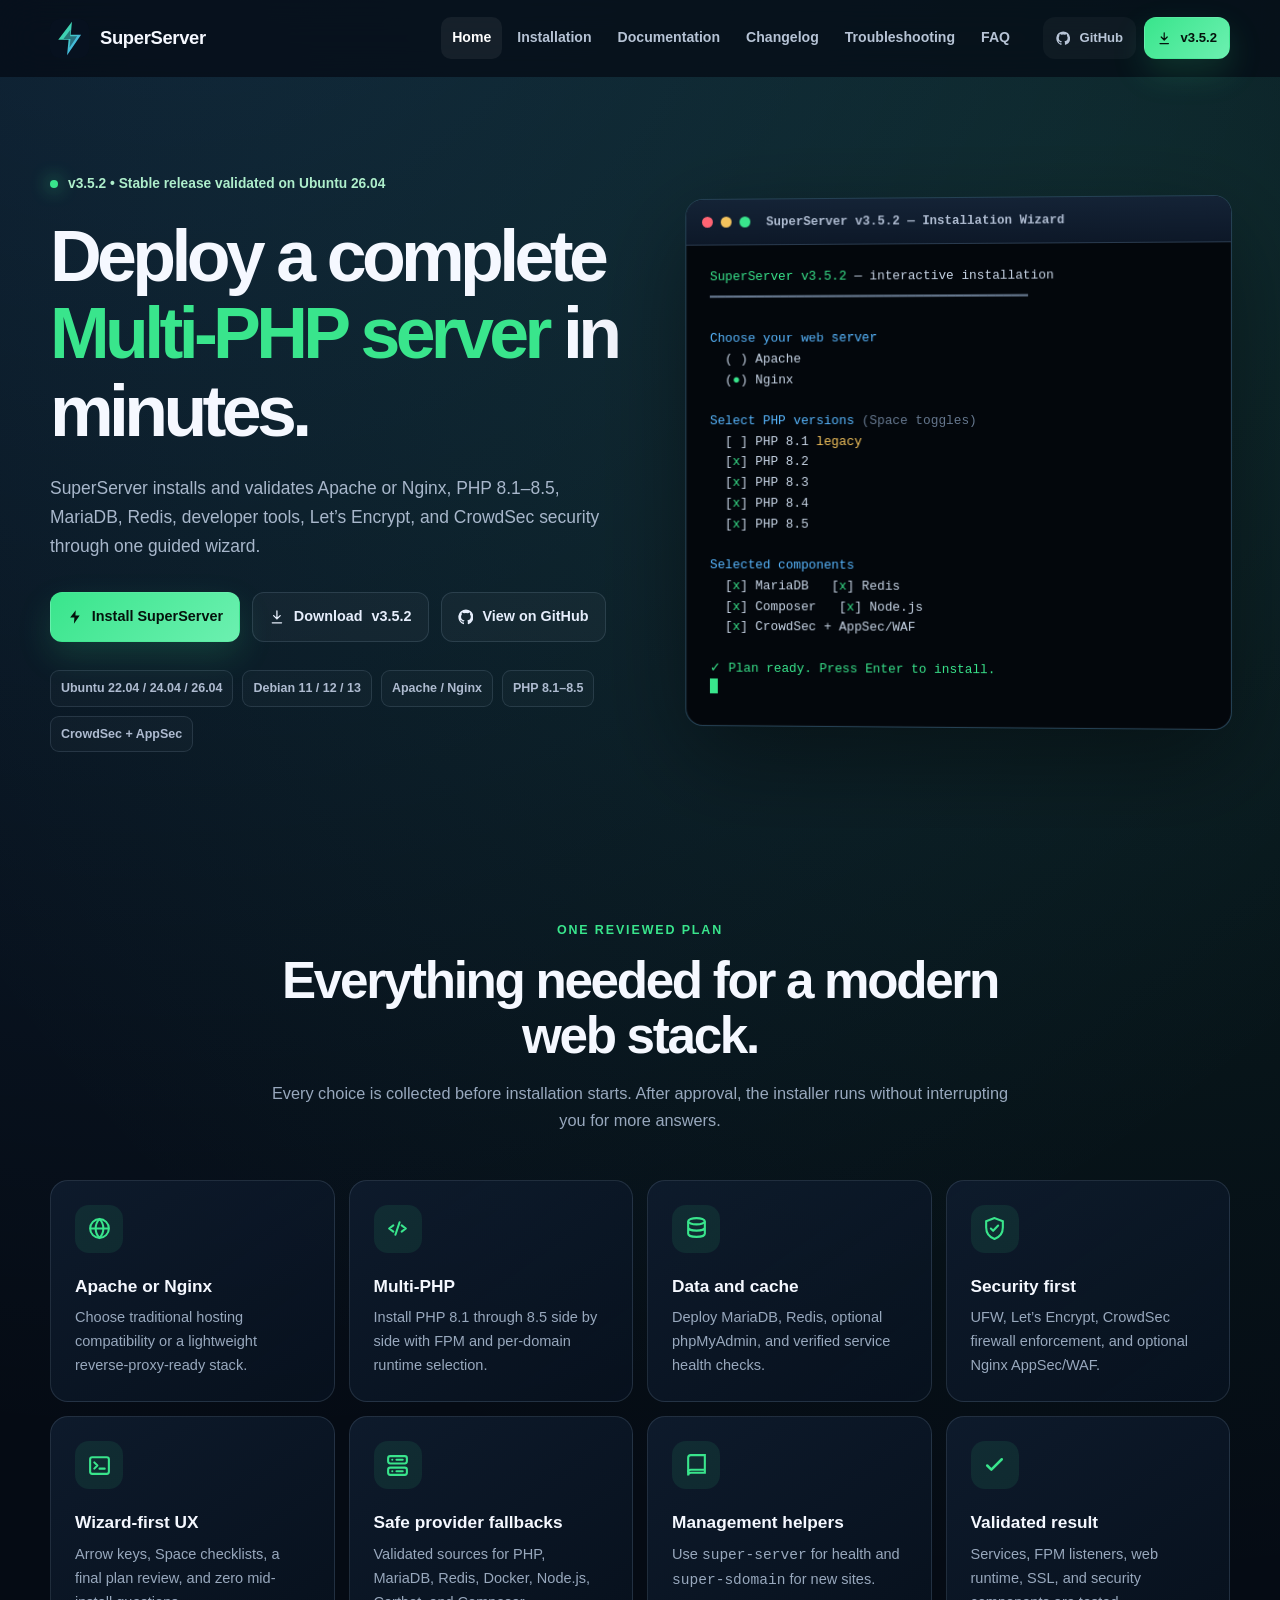
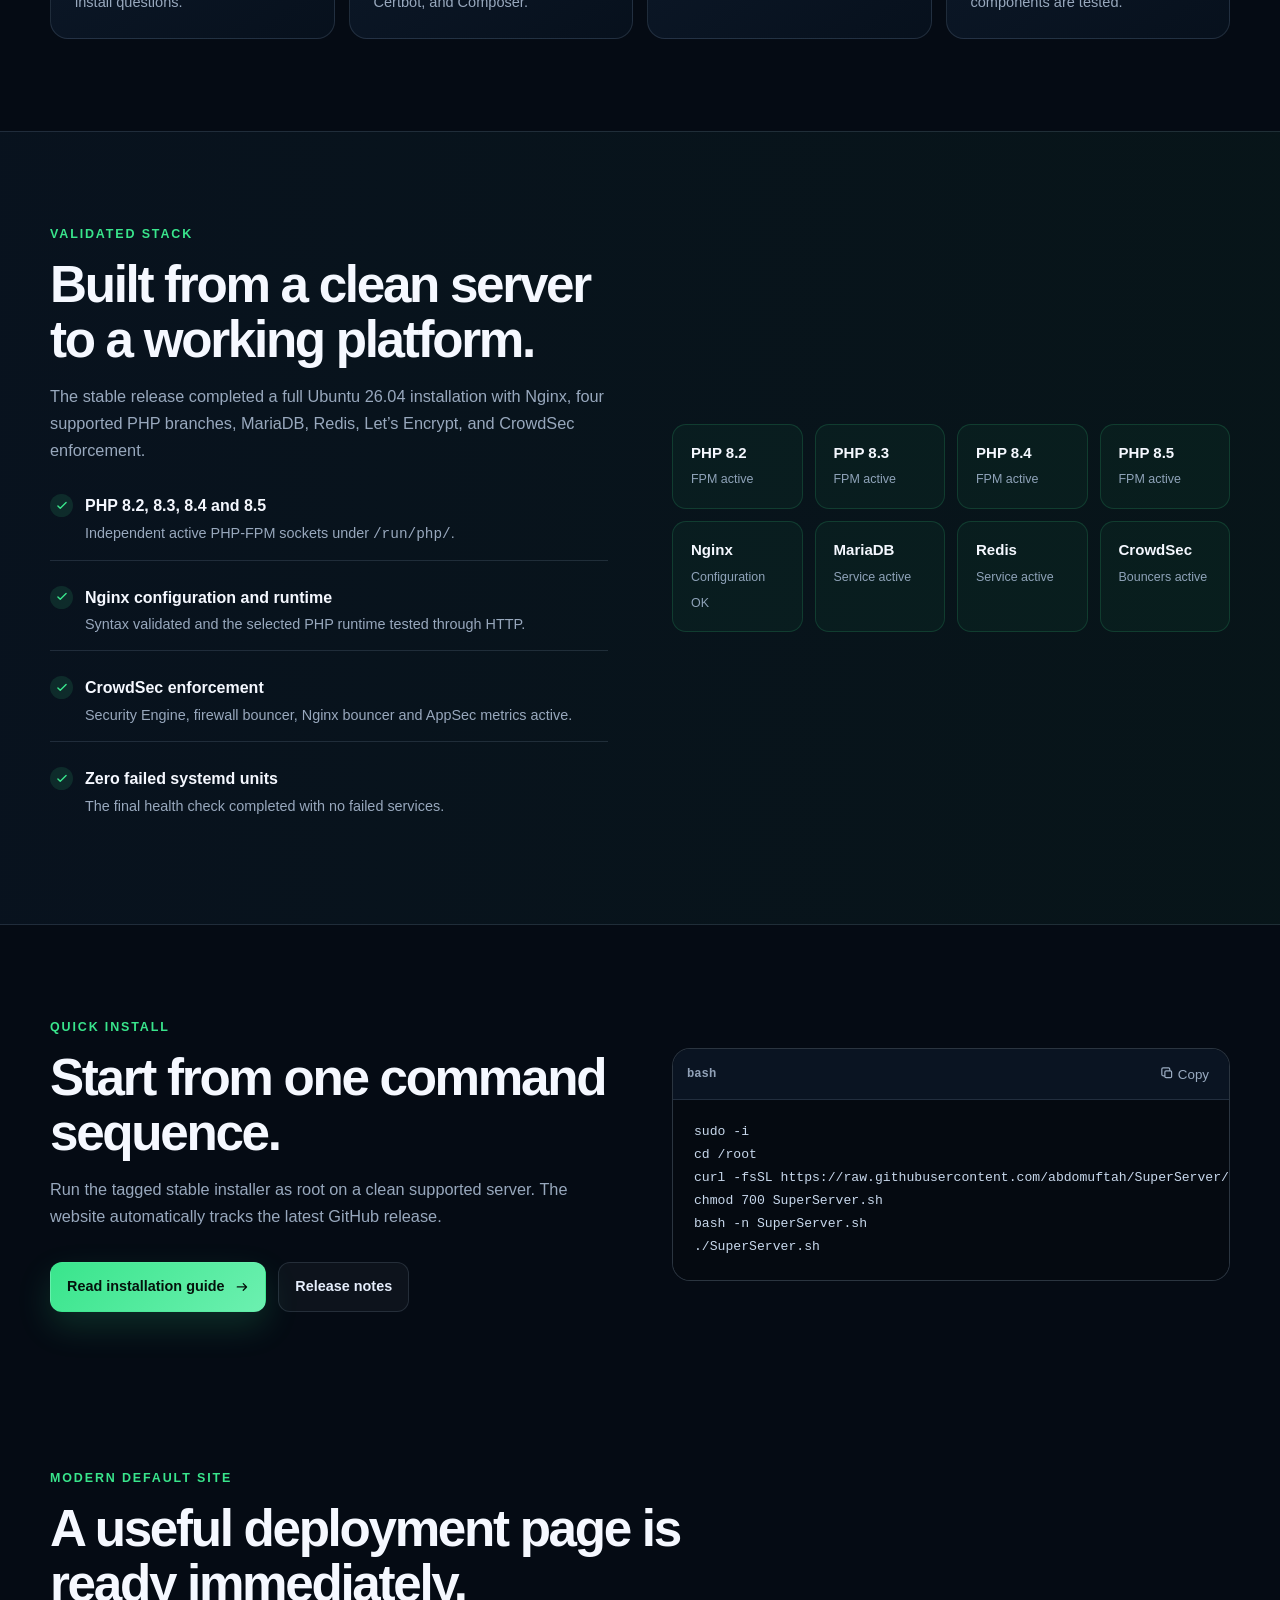
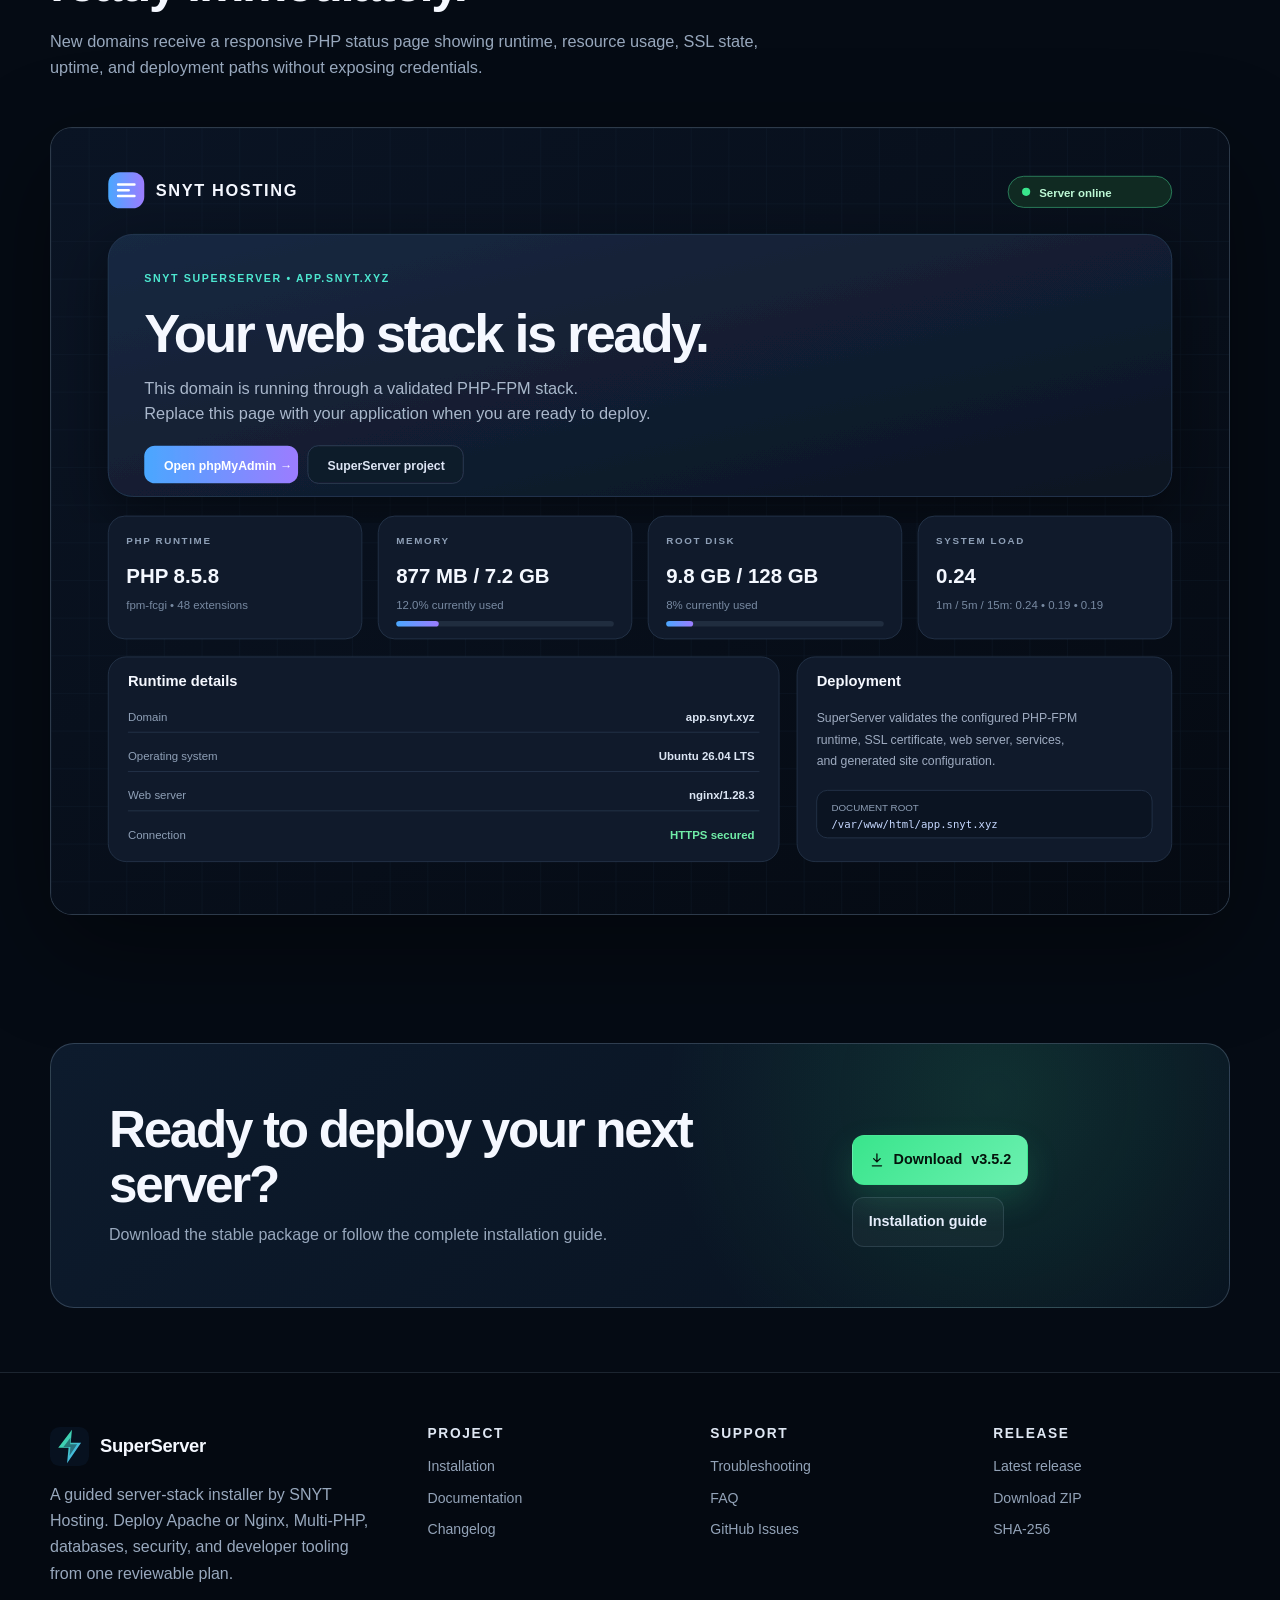
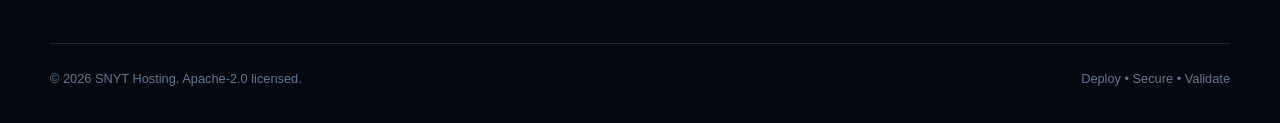
<file: docs/index.html>
<!doctype html><html lang="en"><head><meta charset="utf-8"><meta name="viewport" content="width=device-width,initial-scale=1"><meta name="theme-color" content="#050b14"><meta name="description" content="A guided installer for Apache or Nginx, PHP 8.1–8.5, MariaDB, Redis, Let’s Encrypt and CrowdSec."><meta property="og:title" content="SuperServer — Deploy a secure Multi-PHP web stack"><meta property="og:description" content="A guided installer for Apache or Nginx, PHP 8.1–8.5, MariaDB, Redis, Let’s Encrypt and CrowdSec."><meta property="og:image" content="assets/images/social-card.png"><meta property="og:type" content="website"><link rel="icon" href="assets/images/favicon.svg" type="image/svg+xml"><link rel="stylesheet" href="assets/css/style.css"><title>SuperServer — Deploy a secure Multi-PHP web stack</title></head><body><a class="skip-link" href="#main">Skip to content</a><div class="progress"></div><header class="site-header"><div class="container nav"><a class="brand" href="index.html"><img src="assets/images/logo.svg" alt=""><span>SuperServer</span></a><nav class="nav-links" aria-label="Primary"><a href="index.html" class="active">Home</a><a href="installation.html">Installation</a><a href="documentation.html">Documentation</a><a href="changelog.html">Changelog</a><a href="troubleshooting.html">Troubleshooting</a><a href="faq.html">FAQ</a></nav><div class="nav-actions"><a class="button ghost small" href="https://github.com/abdomuftah/SuperServer" target="_blank" rel="noreferrer"><svg class="icon" aria-hidden="true"><use href="assets/images/icons.svg#github"></use></svg> GitHub</a><a class="button primary small" data-release-download href="https://github.com/abdomuftah/SuperServer/releases/latest"><svg class="icon" aria-hidden="true"><use href="assets/images/icons.svg#download"></use></svg> <span data-release-version>v3.5.2</span></a><button class="menu-button" type="button" aria-label="Open menu" aria-expanded="false"><svg class="icon" aria-hidden="true"><use href="assets/images/icons.svg#menu"></use></svg></button></div></div></header><main id="main"><section class="hero"><div class="container hero-grid"><div><div class="release-line"><span class="release-dot"></span><span><span data-release-version>v3.5.2</span> • Stable release validated on Ubuntu 26.04</span></div><h1>Deploy a complete <span class="accent">Multi-PHP server</span> in minutes.</h1><p class="hero-copy">SuperServer installs and validates Apache or Nginx, PHP 8.1–8.5, MariaDB, Redis, developer tools, Let’s Encrypt, and CrowdSec security through one guided wizard.</p><div class="hero-actions"><a class="button primary" href="installation.html"><svg class="icon" aria-hidden="true"><use href="assets/images/icons.svg#bolt"></use></svg> Install SuperServer</a><a class="button secondary" data-release-download href="https://github.com/abdomuftah/SuperServer/releases/latest"><svg class="icon" aria-hidden="true"><use href="assets/images/icons.svg#download"></use></svg> Download <span data-release-version>v3.5.2</span></a><a class="button secondary" href="https://github.com/abdomuftah/SuperServer"><svg class="icon" aria-hidden="true"><use href="assets/images/icons.svg#github"></use></svg> View on GitHub</a></div><div class="hero-proof"><span class="proof">Ubuntu 22.04 / 24.04 / 26.04</span><span class="proof">Debian 11 / 12 / 13</span><span class="proof">Apache / Nginx</span><span class="proof">PHP 8.1–8.5</span><span class="proof">CrowdSec + AppSec</span></div></div><div class="terminal" aria-label="SuperServer installation wizard preview"><div class="terminal-bar"><span class="dot red"></span><span class="dot yellow"></span><span class="dot green"></span><span class="terminal-title">SuperServer v3.5.2 — Installation Wizard</span></div><div class="terminal-body"><span class="term-green">SuperServer v3.5.2</span> — interactive installation<br><span class="term-muted">━━━━━━━━━━━━━━━━━━━━━━━━━━━━━━━━━━━━━━━━</span><br><br><span class="term-blue">Choose your web server</span><br>&nbsp;&nbsp;( ) Apache<br>&nbsp;&nbsp;(<span class="term-green">●</span>) Nginx<br><br><span class="term-blue">Select PHP versions</span> <span class="term-muted">(Space toggles)</span><br>&nbsp;&nbsp;[ ] PHP 8.1 <span class="term-yellow">legacy</span><br>&nbsp;&nbsp;[<span class="term-green">x</span>] PHP 8.2<br>&nbsp;&nbsp;[<span class="term-green">x</span>] PHP 8.3<br>&nbsp;&nbsp;[<span class="term-green">x</span>] PHP 8.4<br>&nbsp;&nbsp;[<span class="term-green">x</span>] PHP 8.5<br><br><span class="term-blue">Selected components</span><br>&nbsp;&nbsp;[<span class="term-green">x</span>] MariaDB &nbsp; [<span class="term-green">x</span>] Redis<br>&nbsp;&nbsp;[<span class="term-green">x</span>] Composer &nbsp; [<span class="term-green">x</span>] Node.js<br>&nbsp;&nbsp;[<span class="term-green">x</span>] CrowdSec + AppSec/WAF<br><br><span class="term-green">✓ Plan ready. Press Enter to install.</span><br><span class="cursor"></span></div></div></div></section>
<section class="section"><div class="container"><div class="section-head center reveal"><div class="eyebrow">One reviewed plan</div><h2>Everything needed for a modern web stack.</h2><p class="section-lead">Every choice is collected before installation starts. After approval, the installer runs without interrupting you for more answers.</p></div><div class="feature-grid"><article class="feature reveal"><div class="feature-icon"><svg class="icon" aria-hidden="true"><use href="assets/images/icons.svg#globe"></use></svg></div><h3>Apache or Nginx</h3><p>Choose traditional hosting compatibility or a lightweight reverse-proxy-ready stack.</p></article><article class="feature reveal"><div class="feature-icon"><svg class="icon" aria-hidden="true"><use href="assets/images/icons.svg#code"></use></svg></div><h3>Multi-PHP</h3><p>Install PHP 8.1 through 8.5 side by side with FPM and per-domain runtime selection.</p></article><article class="feature reveal"><div class="feature-icon"><svg class="icon" aria-hidden="true"><use href="assets/images/icons.svg#database"></use></svg></div><h3>Data and cache</h3><p>Deploy MariaDB, Redis, optional phpMyAdmin, and verified service health checks.</p></article><article class="feature reveal"><div class="feature-icon"><svg class="icon" aria-hidden="true"><use href="assets/images/icons.svg#shield"></use></svg></div><h3>Security first</h3><p>UFW, Let’s Encrypt, CrowdSec firewall enforcement, and optional Nginx AppSec/WAF.</p></article><article class="feature reveal"><div class="feature-icon"><svg class="icon" aria-hidden="true"><use href="assets/images/icons.svg#terminal"></use></svg></div><h3>Wizard-first UX</h3><p>Arrow keys, Space checklists, a final plan review, and zero mid-install questions.</p></article><article class="feature reveal"><div class="feature-icon"><svg class="icon" aria-hidden="true"><use href="assets/images/icons.svg#server"></use></svg></div><h3>Safe provider fallbacks</h3><p>Validated sources for PHP, MariaDB, Redis, Docker, Node.js, Certbot, and Composer.</p></article><article class="feature reveal"><div class="feature-icon"><svg class="icon" aria-hidden="true"><use href="assets/images/icons.svg#book"></use></svg></div><h3>Management helpers</h3><p>Use <code>super-server</code> for health and <code>super-sdomain</code> for new sites.</p></article><article class="feature reveal"><div class="feature-icon"><svg class="icon" aria-hidden="true"><use href="assets/images/icons.svg#check"></use></svg></div><h3>Validated result</h3><p>Services, FPM listeners, web runtime, SSL, and security components are tested.</p></article></div></div></section>
<section class="section band"><div class="container split"><div class="reveal"><div class="eyebrow">Validated stack</div><h2>Built from a clean server to a working platform.</h2><p class="section-lead">The stable release completed a full Ubuntu 26.04 installation with Nginx, four supported PHP branches, MariaDB, Redis, Let’s Encrypt, and CrowdSec enforcement.</p><div class="stack-list"><div class="stack-row"><div class="check"><svg class="icon" aria-hidden="true"><use href="assets/images/icons.svg#check"></use></svg></div><div><strong>PHP 8.2, 8.3, 8.4 and 8.5</strong><span>Independent active PHP-FPM sockets under <code>/run/php/</code>.</span></div></div><div class="stack-row"><div class="check"><svg class="icon" aria-hidden="true"><use href="assets/images/icons.svg#check"></use></svg></div><div><strong>Nginx configuration and runtime</strong><span>Syntax validated and the selected PHP runtime tested through HTTP.</span></div></div><div class="stack-row"><div class="check"><svg class="icon" aria-hidden="true"><use href="assets/images/icons.svg#check"></use></svg></div><div><strong>CrowdSec enforcement</strong><span>Security Engine, firewall bouncer, Nginx bouncer and AppSec metrics active.</span></div></div><div class="stack-row"><div class="check"><svg class="icon" aria-hidden="true"><use href="assets/images/icons.svg#check"></use></svg></div><div><strong>Zero failed systemd units</strong><span>The final health check completed with no failed services.</span></div></div></div></div><div class="reveal"><div class="verified"><div class="verify-item"><strong>PHP 8.2</strong><span>FPM active</span></div><div class="verify-item"><strong>PHP 8.3</strong><span>FPM active</span></div><div class="verify-item"><strong>PHP 8.4</strong><span>FPM active</span></div><div class="verify-item"><strong>PHP 8.5</strong><span>FPM active</span></div><div class="verify-item"><strong>Nginx</strong><span>Configuration OK</span></div><div class="verify-item"><strong>MariaDB</strong><span>Service active</span></div><div class="verify-item"><strong>Redis</strong><span>Service active</span></div><div class="verify-item"><strong>CrowdSec</strong><span>Bouncers active</span></div></div></div></div></section>
<section class="section"><div class="container split"><div class="reveal"><div class="eyebrow">Quick install</div><h2>Start from one command sequence.</h2><p class="section-lead">Run the tagged stable installer as root on a clean supported server. The website automatically tracks the latest GitHub release.</p><div class="hero-actions"><a class="button primary" href="installation.html">Read installation guide <svg class="icon" aria-hidden="true"><use href="assets/images/icons.svg#arrow"></use></svg></a><a class="button secondary" data-release-page href="https://github.com/abdomuftah/SuperServer/releases/latest">Release notes</a></div></div><div class="code-window reveal"><div class="code-head"><span>bash</span><button class="copy-button" data-copy="#home-install"><svg class="icon" aria-hidden="true"><use href="assets/images/icons.svg#copy"></use></svg> Copy</button></div><pre id="home-install" data-install-command>sudo -i
cd /root
curl -fsSL https://raw.githubusercontent.com/abdomuftah/SuperServer/v3.5.2/SuperServer.sh -o SuperServer.sh
chmod 700 SuperServer.sh
bash -n SuperServer.sh
./SuperServer.sh</pre></div></div></section>
<section class="section compact"><div class="container"><div class="section-head reveal"><div class="eyebrow">Modern default site</div><h2>A useful deployment page is ready immediately.</h2><p class="section-lead">New domains receive a responsive PHP status page showing runtime, resource usage, SSL state, uptime, and deployment paths without exposing credentials.</p></div><div class="dashboard-frame reveal"><img src="assets/images/dashboard-preview.svg" alt="SuperServer modern default PHP dashboard" loading="lazy"></div></div></section>
<section class="section compact"><div class="container"><div class="cta reveal"><div><h2>Ready to deploy your next server?</h2><p>Download the stable package or follow the complete installation guide.</p></div><div class="hero-actions"><a class="button primary" data-release-download href="https://github.com/abdomuftah/SuperServer/releases/latest"><svg class="icon" aria-hidden="true"><use href="assets/images/icons.svg#download"></use></svg> Download <span data-release-version>v3.5.2</span></a><a class="button secondary" href="installation.html">Installation guide</a></div></div></div></section></main><footer class="site-footer"><div class="container"><div class="footer-grid"><div class="footer-brand"><a class="brand" href="index.html"><img src="assets/images/logo.svg" alt=""><span>SuperServer</span></a><p>A guided server-stack installer by SNYT Hosting. Deploy Apache or Nginx, Multi-PHP, databases, security, and developer tooling from one reviewable plan.</p></div><div class="footer-col"><h3>Project</h3><a href="installation.html">Installation</a><a href="documentation.html">Documentation</a><a href="changelog.html">Changelog</a></div><div class="footer-col"><h3>Support</h3><a href="troubleshooting.html">Troubleshooting</a><a href="faq.html">FAQ</a><a href="https://github.com/abdomuftah/SuperServer/issues">GitHub Issues</a></div><div class="footer-col"><h3>Release</h3><a data-release-page href="https://github.com/abdomuftah/SuperServer/releases/latest">Latest release</a><a data-release-download href="https://github.com/abdomuftah/SuperServer/releases/latest">Download ZIP</a><a data-checksum-download href="https://github.com/abdomuftah/SuperServer/releases/latest">SHA-256</a></div></div><div class="footer-bottom"><span>© <span data-year></span> SNYT Hosting. Apache-2.0 licensed.</span><span>Deploy • Secure • Validate</span></div></div></footer><script src="assets/js/app.js"></script></body></html>
</file>
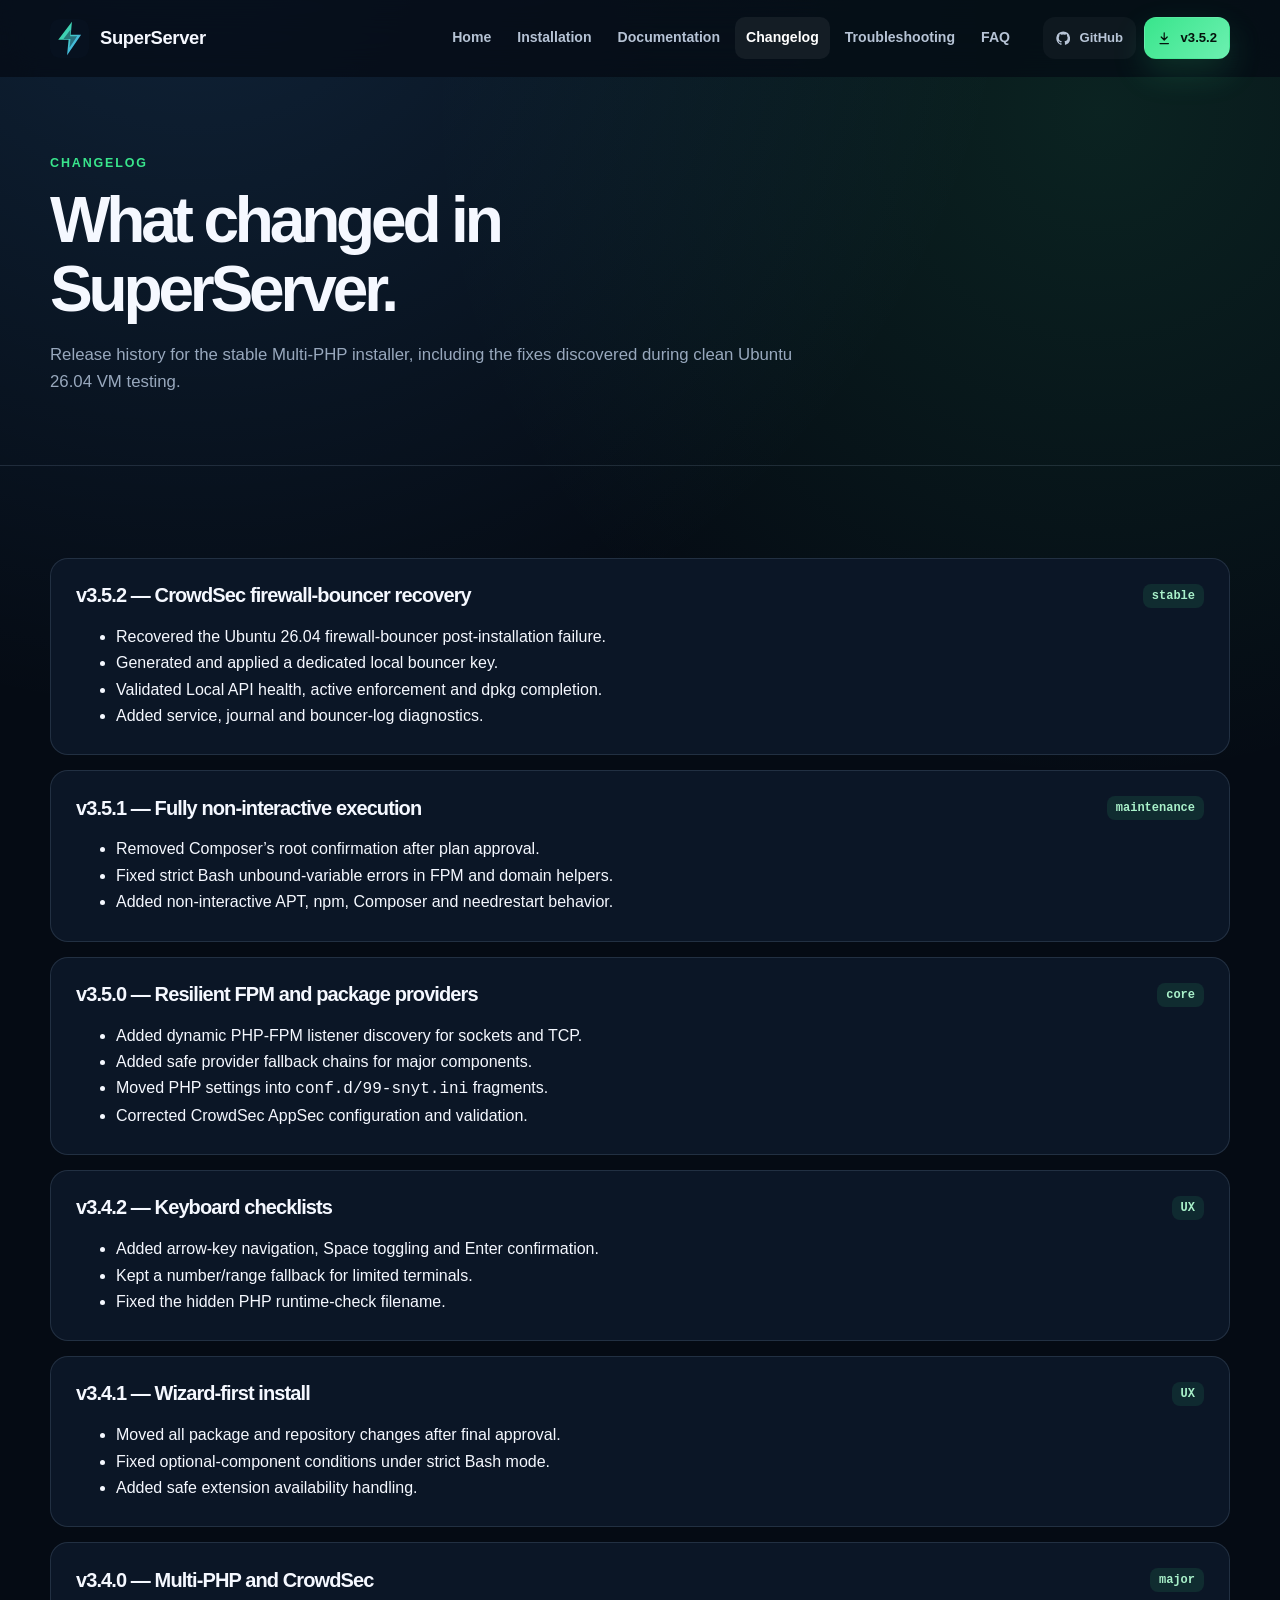
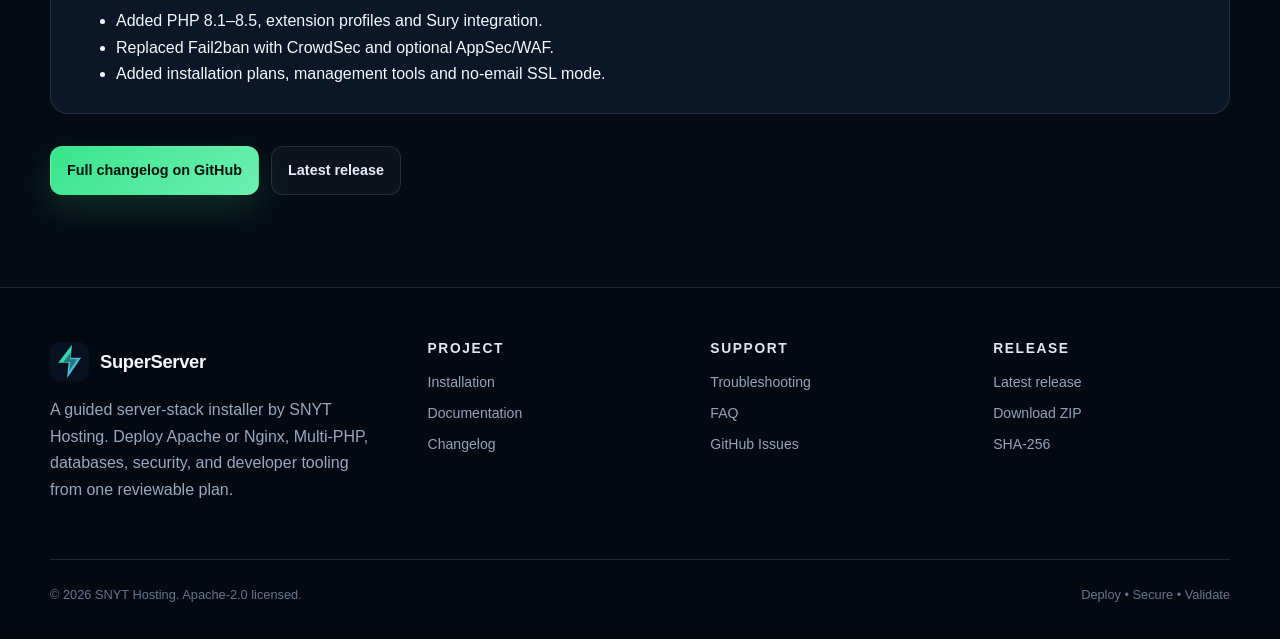
<file: docs/changelog.html>
<!doctype html><html lang="en"><head><meta charset="utf-8"><meta name="viewport" content="width=device-width,initial-scale=1"><meta name="theme-color" content="#050b14"><meta name="description" content="SuperServer stable release history and maintenance fixes."><meta property="og:title" content="Changelog — SuperServer"><meta property="og:description" content="SuperServer stable release history and maintenance fixes."><meta property="og:image" content="assets/images/social-card.png"><meta property="og:type" content="website"><link rel="icon" href="assets/images/favicon.svg" type="image/svg+xml"><link rel="stylesheet" href="assets/css/style.css"><title>Changelog — SuperServer</title></head><body><a class="skip-link" href="#main">Skip to content</a><div class="progress"></div><header class="site-header"><div class="container nav"><a class="brand" href="index.html"><img src="assets/images/logo.svg" alt=""><span>SuperServer</span></a><nav class="nav-links" aria-label="Primary"><a href="index.html">Home</a><a href="installation.html">Installation</a><a href="documentation.html">Documentation</a><a href="changelog.html" class="active">Changelog</a><a href="troubleshooting.html">Troubleshooting</a><a href="faq.html">FAQ</a></nav><div class="nav-actions"><a class="button ghost small" href="https://github.com/abdomuftah/SuperServer" target="_blank" rel="noreferrer"><svg class="icon" aria-hidden="true"><use href="assets/images/icons.svg#github"></use></svg> GitHub</a><a class="button primary small" data-release-download href="https://github.com/abdomuftah/SuperServer/releases/latest"><svg class="icon" aria-hidden="true"><use href="assets/images/icons.svg#download"></use></svg> <span data-release-version>v3.5.2</span></a><button class="menu-button" type="button" aria-label="Open menu" aria-expanded="false"><svg class="icon" aria-hidden="true"><use href="assets/images/icons.svg#menu"></use></svg></button></div></div></header><main id="main"><section class="page-hero"><div class="container"><div class="eyebrow">Changelog</div><h1>What changed in SuperServer.</h1><p>Release history for the stable Multi-PHP installer, including the fixes discovered during clean Ubuntu 26.04 VM testing.</p></div></section><section class="section"><div class="container"><article class="release-card"><div class="release-meta"><h2>v3.5.2 — CrowdSec firewall-bouncer recovery</h2><span class="tag">stable</span></div><ul><li>Recovered the Ubuntu 26.04 firewall-bouncer post-installation failure.</li><li>Generated and applied a dedicated local bouncer key.</li><li>Validated Local API health, active enforcement and dpkg completion.</li><li>Added service, journal and bouncer-log diagnostics.</li></ul></article><article class="release-card"><div class="release-meta"><h2>v3.5.1 — Fully non-interactive execution</h2><span class="tag">maintenance</span></div><ul><li>Removed Composer’s root confirmation after plan approval.</li><li>Fixed strict Bash unbound-variable errors in FPM and domain helpers.</li><li>Added non-interactive APT, npm, Composer and needrestart behavior.</li></ul></article><article class="release-card"><div class="release-meta"><h2>v3.5.0 — Resilient FPM and package providers</h2><span class="tag">core</span></div><ul><li>Added dynamic PHP-FPM listener discovery for sockets and TCP.</li><li>Added safe provider fallback chains for major components.</li><li>Moved PHP settings into <code>conf.d/99-snyt.ini</code> fragments.</li><li>Corrected CrowdSec AppSec configuration and validation.</li></ul></article><article class="release-card"><div class="release-meta"><h2>v3.4.2 — Keyboard checklists</h2><span class="tag">UX</span></div><ul><li>Added arrow-key navigation, Space toggling and Enter confirmation.</li><li>Kept a number/range fallback for limited terminals.</li><li>Fixed the hidden PHP runtime-check filename.</li></ul></article><article class="release-card"><div class="release-meta"><h2>v3.4.1 — Wizard-first install</h2><span class="tag">UX</span></div><ul><li>Moved all package and repository changes after final approval.</li><li>Fixed optional-component conditions under strict Bash mode.</li><li>Added safe extension availability handling.</li></ul></article><article class="release-card"><div class="release-meta"><h2>v3.4.0 — Multi-PHP and CrowdSec</h2><span class="tag">major</span></div><ul><li>Added PHP 8.1–8.5, extension profiles and Sury integration.</li><li>Replaced Fail2ban with CrowdSec and optional AppSec/WAF.</li><li>Added installation plans, management tools and no-email SSL mode.</li></ul></article><div class="hero-actions"><a class="button primary" href="https://github.com/abdomuftah/SuperServer/blob/main/CHANGELOG.md">Full changelog on GitHub</a><a class="button secondary" data-release-page href="https://github.com/abdomuftah/SuperServer/releases/latest">Latest release</a></div></div></section></main><footer class="site-footer"><div class="container"><div class="footer-grid"><div class="footer-brand"><a class="brand" href="index.html"><img src="assets/images/logo.svg" alt=""><span>SuperServer</span></a><p>A guided server-stack installer by SNYT Hosting. Deploy Apache or Nginx, Multi-PHP, databases, security, and developer tooling from one reviewable plan.</p></div><div class="footer-col"><h3>Project</h3><a href="installation.html">Installation</a><a href="documentation.html">Documentation</a><a href="changelog.html">Changelog</a></div><div class="footer-col"><h3>Support</h3><a href="troubleshooting.html">Troubleshooting</a><a href="faq.html">FAQ</a><a href="https://github.com/abdomuftah/SuperServer/issues">GitHub Issues</a></div><div class="footer-col"><h3>Release</h3><a data-release-page href="https://github.com/abdomuftah/SuperServer/releases/latest">Latest release</a><a data-release-download href="https://github.com/abdomuftah/SuperServer/releases/latest">Download ZIP</a><a data-checksum-download href="https://github.com/abdomuftah/SuperServer/releases/latest">SHA-256</a></div></div><div class="footer-bottom"><span>© <span data-year></span> SNYT Hosting. Apache-2.0 licensed.</span><span>Deploy • Secure • Validate</span></div></div></footer><script src="assets/js/app.js"></script></body></html>
</file>
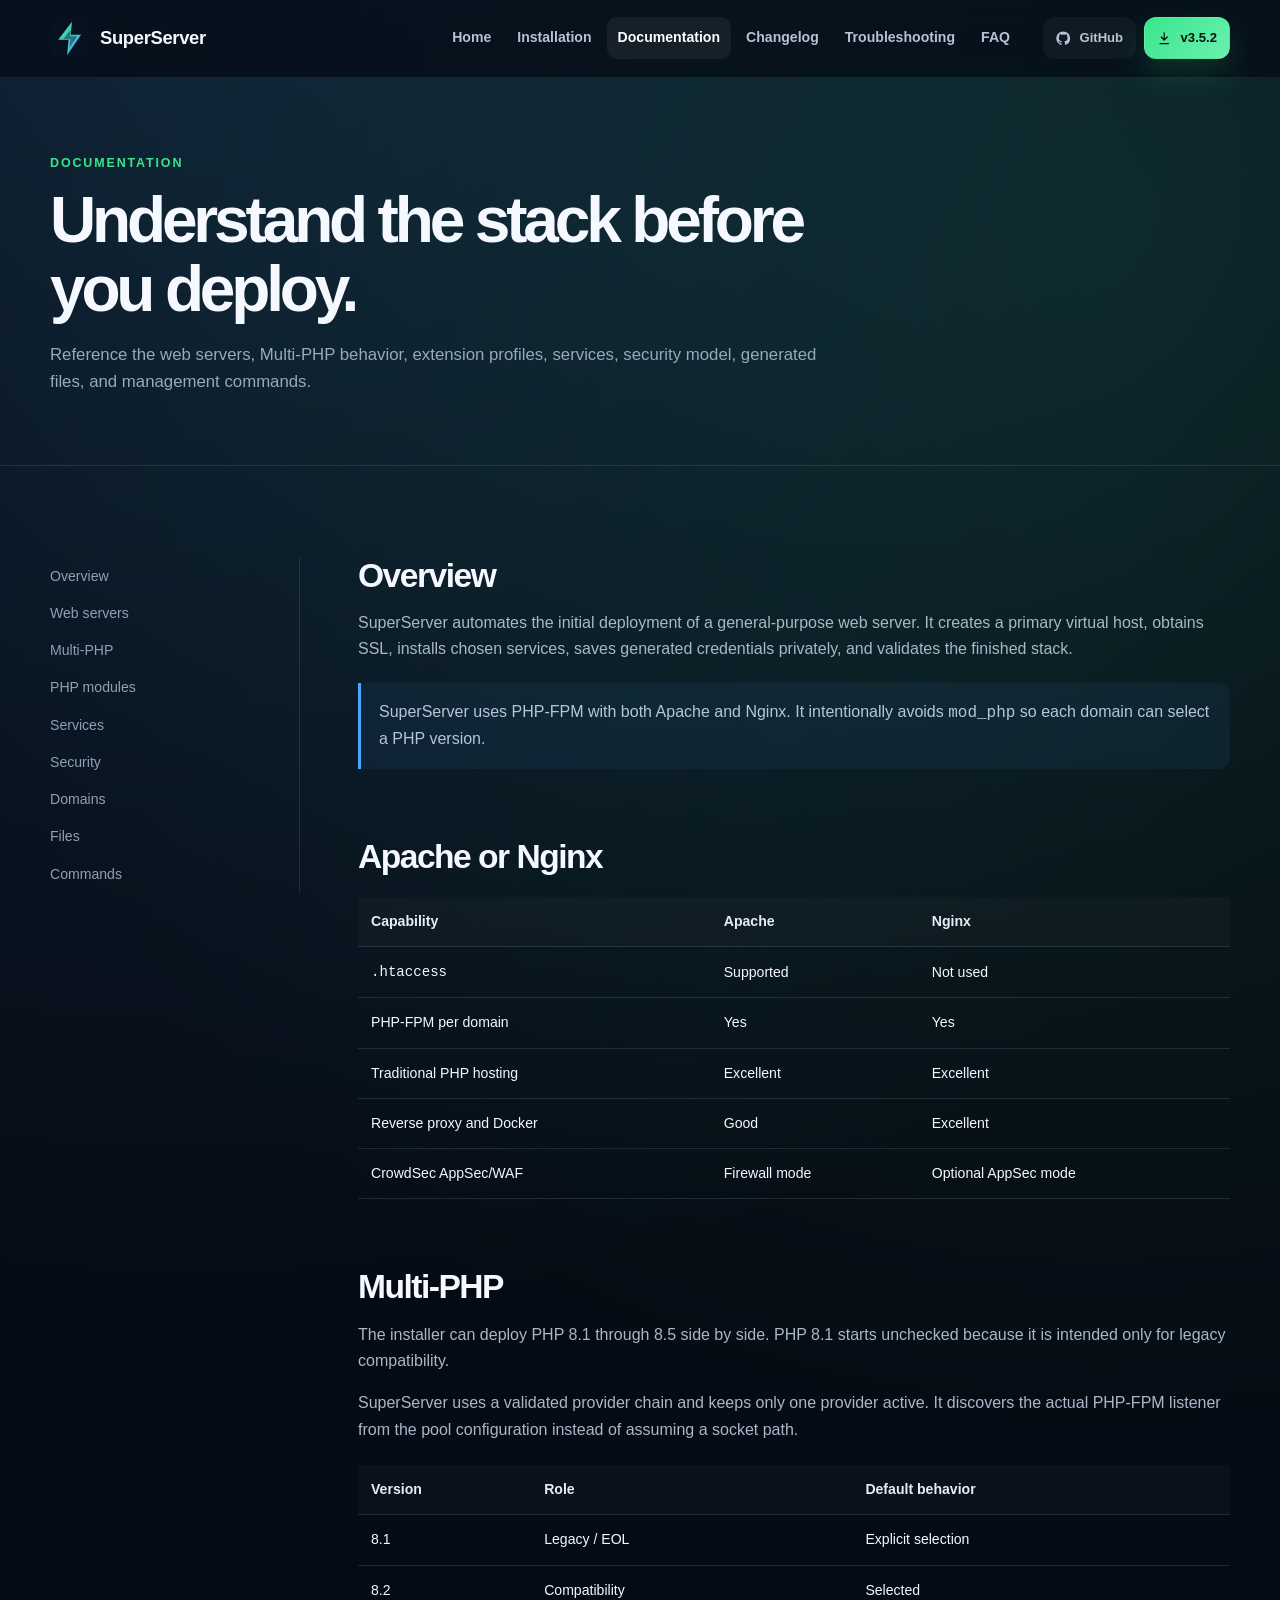
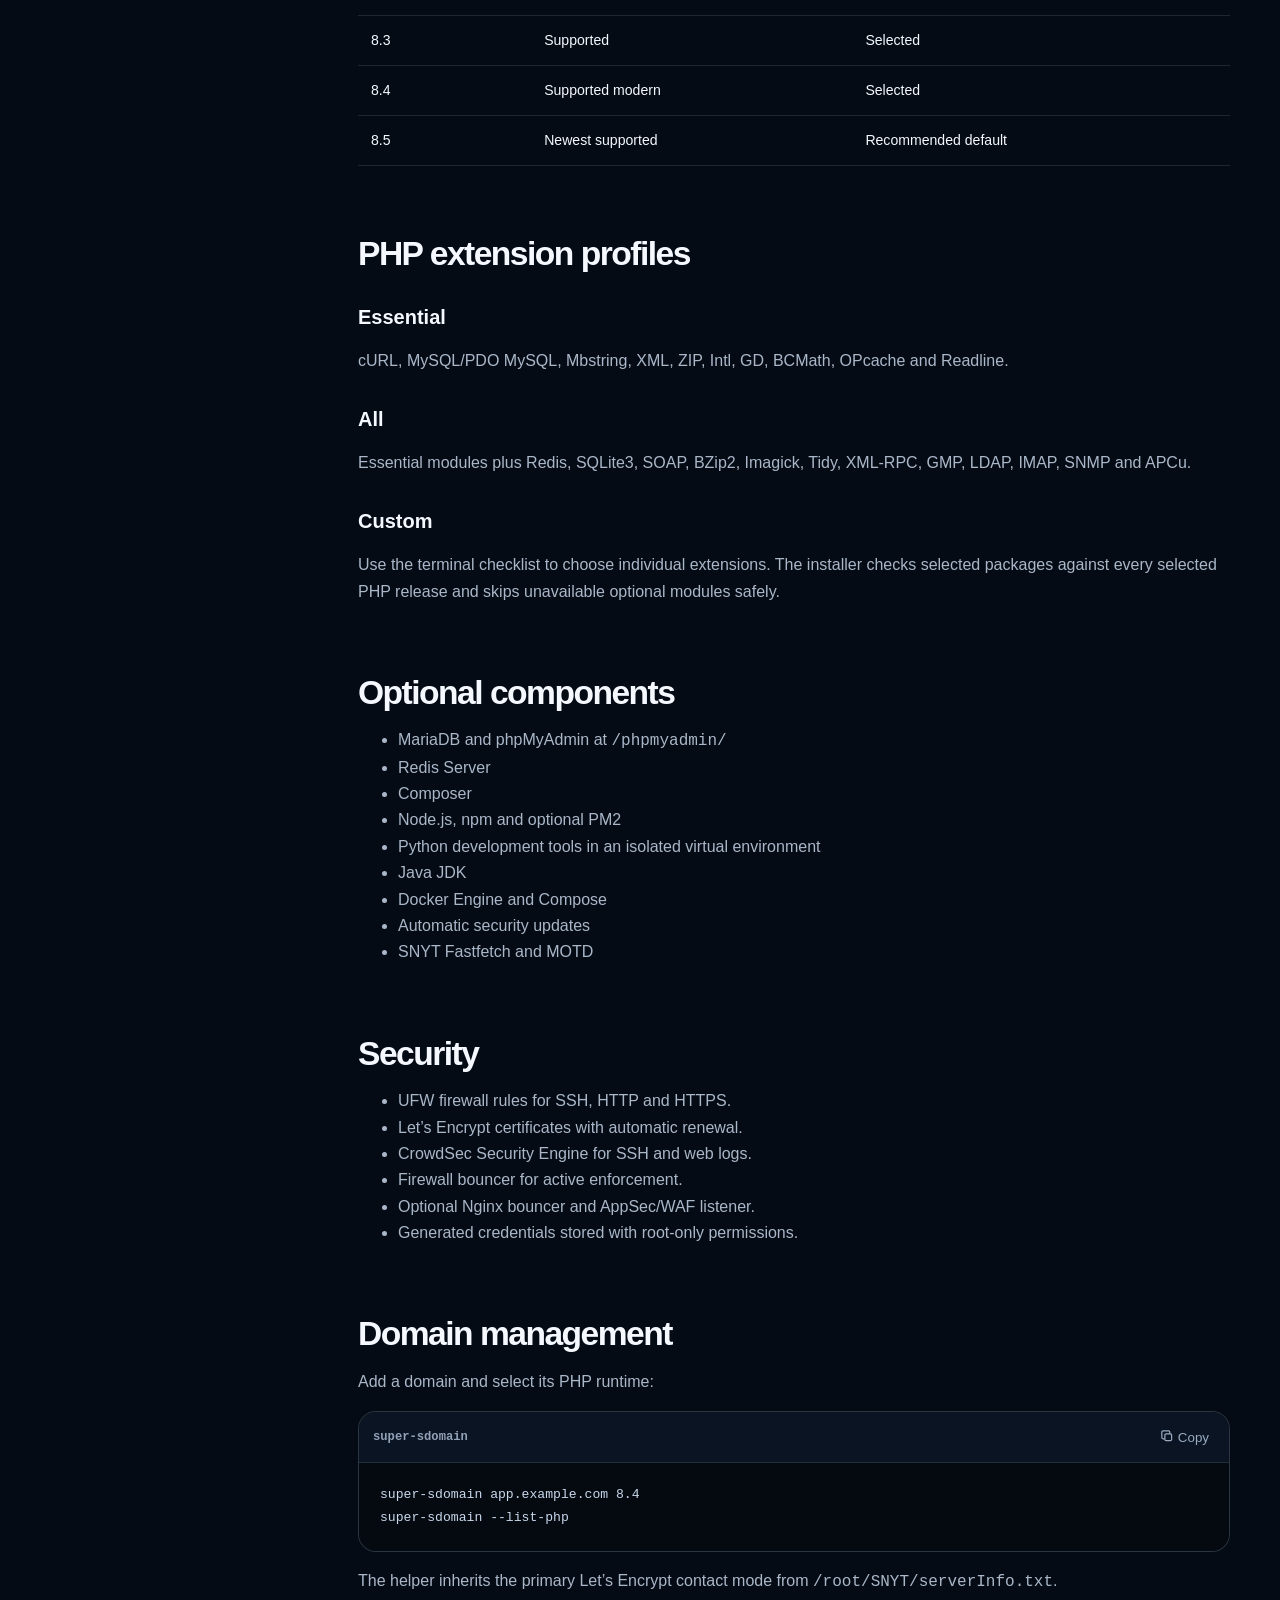
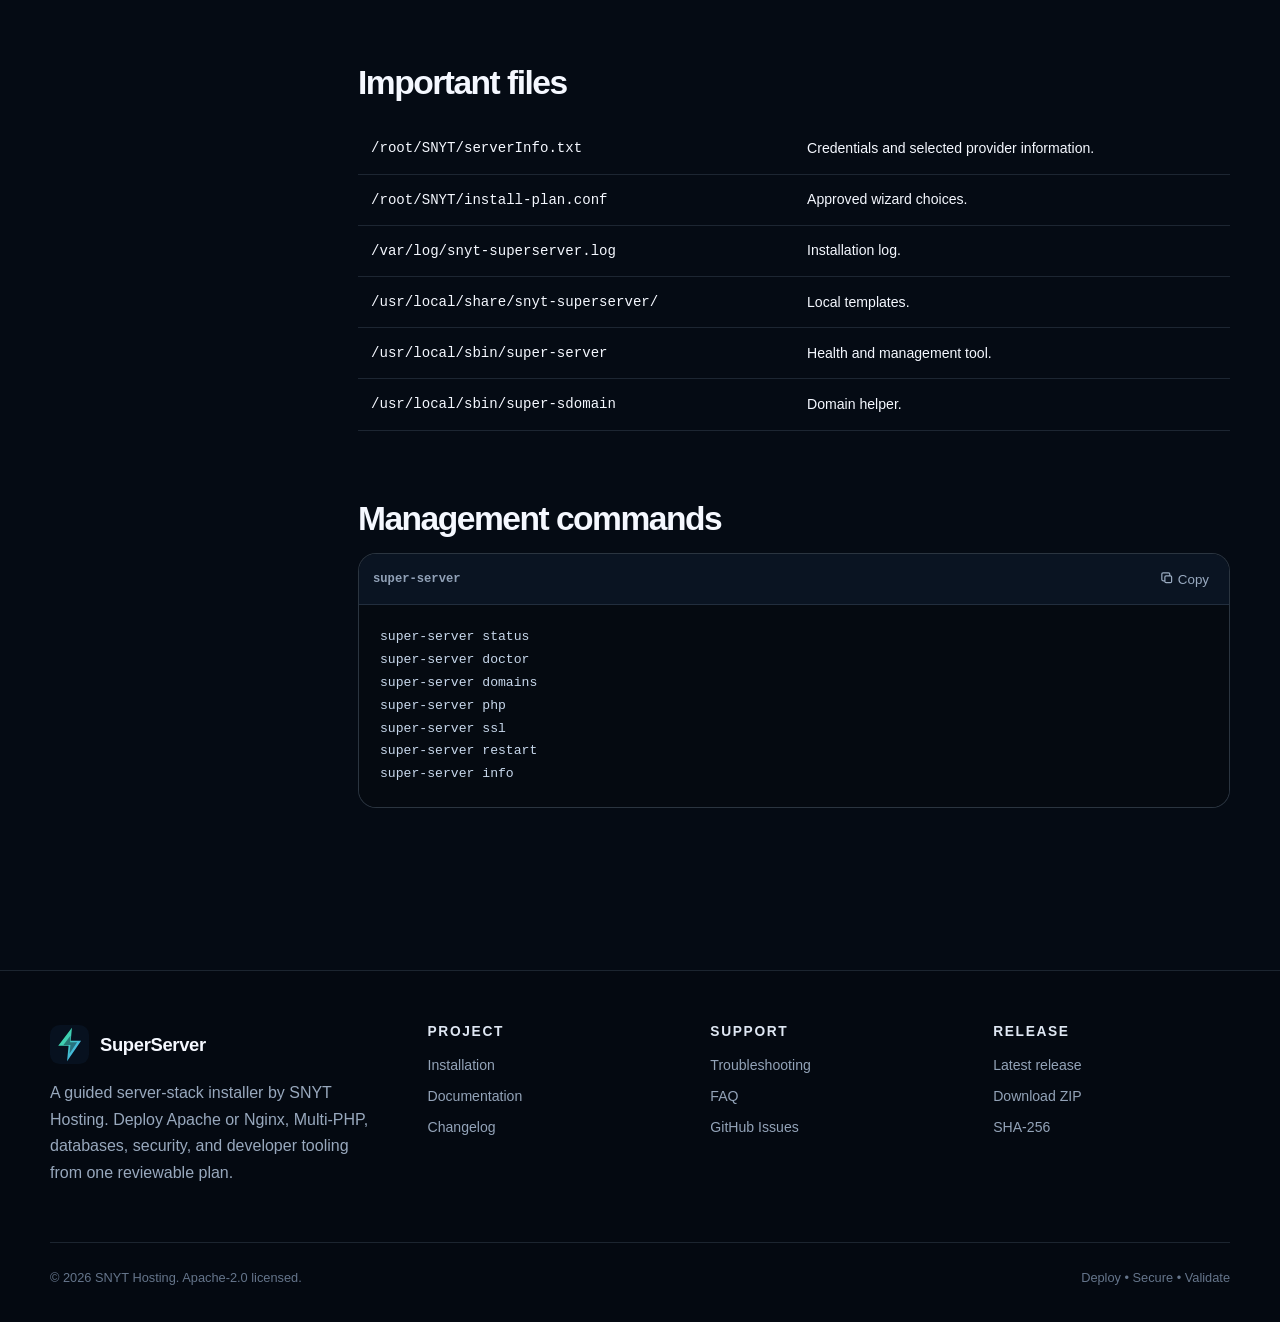
<file: docs/documentation.html>
<!doctype html><html lang="en"><head><meta charset="utf-8"><meta name="viewport" content="width=device-width,initial-scale=1"><meta name="theme-color" content="#050b14"><meta name="description" content="SuperServer web stack, Multi-PHP, services, security and management documentation."><meta property="og:title" content="Documentation — SuperServer"><meta property="og:description" content="SuperServer web stack, Multi-PHP, services, security and management documentation."><meta property="og:image" content="assets/images/social-card.png"><meta property="og:type" content="website"><link rel="icon" href="assets/images/favicon.svg" type="image/svg+xml"><link rel="stylesheet" href="assets/css/style.css"><title>Documentation — SuperServer</title></head><body><a class="skip-link" href="#main">Skip to content</a><div class="progress"></div><header class="site-header"><div class="container nav"><a class="brand" href="index.html"><img src="assets/images/logo.svg" alt=""><span>SuperServer</span></a><nav class="nav-links" aria-label="Primary"><a href="index.html">Home</a><a href="installation.html">Installation</a><a href="documentation.html" class="active">Documentation</a><a href="changelog.html">Changelog</a><a href="troubleshooting.html">Troubleshooting</a><a href="faq.html">FAQ</a></nav><div class="nav-actions"><a class="button ghost small" href="https://github.com/abdomuftah/SuperServer" target="_blank" rel="noreferrer"><svg class="icon" aria-hidden="true"><use href="assets/images/icons.svg#github"></use></svg> GitHub</a><a class="button primary small" data-release-download href="https://github.com/abdomuftah/SuperServer/releases/latest"><svg class="icon" aria-hidden="true"><use href="assets/images/icons.svg#download"></use></svg> <span data-release-version>v3.5.2</span></a><button class="menu-button" type="button" aria-label="Open menu" aria-expanded="false"><svg class="icon" aria-hidden="true"><use href="assets/images/icons.svg#menu"></use></svg></button></div></div></header><main id="main"><section class="page-hero"><div class="container"><div class="eyebrow">Documentation</div><h1>Understand the stack before you deploy.</h1><p>Reference the web servers, Multi-PHP behavior, extension profiles, services, security model, generated files, and management commands.</p></div></section><section class="section"><div class="container docs-layout"><aside class="docs-sidebar"><a href="#overview">Overview</a><a href="#webservers">Web servers</a><a href="#php">Multi-PHP</a><a href="#extensions">PHP modules</a><a href="#services">Services</a><a href="#security">Security</a><a href="#domains">Domains</a><a href="#files">Files</a><a href="#commands">Commands</a></aside><article class="docs-content"><section id="overview"><h2>Overview</h2><p>SuperServer automates the initial deployment of a general-purpose web server. It creates a primary virtual host, obtains SSL, installs chosen services, saves generated credentials privately, and validates the finished stack.</p><div class="callout">SuperServer uses PHP-FPM with both Apache and Nginx. It intentionally avoids <code>mod_php</code> so each domain can select a PHP version.</div></section><section id="webservers"><h2>Apache or Nginx</h2><table><thead><tr><th>Capability</th><th>Apache</th><th>Nginx</th></tr></thead><tbody><tr><td><code>.htaccess</code></td><td>Supported</td><td>Not used</td></tr><tr><td>PHP-FPM per domain</td><td>Yes</td><td>Yes</td></tr><tr><td>Traditional PHP hosting</td><td>Excellent</td><td>Excellent</td></tr><tr><td>Reverse proxy and Docker</td><td>Good</td><td>Excellent</td></tr><tr><td>CrowdSec AppSec/WAF</td><td>Firewall mode</td><td>Optional AppSec mode</td></tr></tbody></table></section><section id="php"><h2>Multi-PHP</h2><p>The installer can deploy PHP 8.1 through 8.5 side by side. PHP 8.1 starts unchecked because it is intended only for legacy compatibility.</p><p>SuperServer uses a validated provider chain and keeps only one provider active. It discovers the actual PHP-FPM listener from the pool configuration instead of assuming a socket path.</p><table><thead><tr><th>Version</th><th>Role</th><th>Default behavior</th></tr></thead><tbody><tr><td>8.1</td><td>Legacy / EOL</td><td>Explicit selection</td></tr><tr><td>8.2</td><td>Compatibility</td><td>Selected</td></tr><tr><td>8.3</td><td>Supported</td><td>Selected</td></tr><tr><td>8.4</td><td>Supported modern</td><td>Selected</td></tr><tr><td>8.5</td><td>Newest supported</td><td>Recommended default</td></tr></tbody></table></section><section id="extensions"><h2>PHP extension profiles</h2><h3>Essential</h3><p>cURL, MySQL/PDO MySQL, Mbstring, XML, ZIP, Intl, GD, BCMath, OPcache and Readline.</p><h3>All</h3><p>Essential modules plus Redis, SQLite3, SOAP, BZip2, Imagick, Tidy, XML-RPC, GMP, LDAP, IMAP, SNMP and APCu.</p><h3>Custom</h3><p>Use the terminal checklist to choose individual extensions. The installer checks selected packages against every selected PHP release and skips unavailable optional modules safely.</p></section><section id="services"><h2>Optional components</h2><ul><li>MariaDB and phpMyAdmin at <code>/phpmyadmin/</code></li><li>Redis Server</li><li>Composer</li><li>Node.js, npm and optional PM2</li><li>Python development tools in an isolated virtual environment</li><li>Java JDK</li><li>Docker Engine and Compose</li><li>Automatic security updates</li><li>SNYT Fastfetch and MOTD</li></ul></section><section id="security"><h2>Security</h2><ul><li>UFW firewall rules for SSH, HTTP and HTTPS.</li><li>Let’s Encrypt certificates with automatic renewal.</li><li>CrowdSec Security Engine for SSH and web logs.</li><li>Firewall bouncer for active enforcement.</li><li>Optional Nginx bouncer and AppSec/WAF listener.</li><li>Generated credentials stored with root-only permissions.</li></ul></section><section id="domains"><h2>Domain management</h2><p>Add a domain and select its PHP runtime:</p><div class="code-window"><div class="code-head"><span>super-sdomain</span><button class="copy-button" data-copy="#domain-command"><svg class="icon" aria-hidden="true"><use href="assets/images/icons.svg#copy"></use></svg> Copy</button></div><pre id="domain-command">super-sdomain app.example.com 8.4
super-sdomain --list-php</pre></div><p>The helper inherits the primary Let’s Encrypt contact mode from <code>/root/SNYT/serverInfo.txt</code>.</p></section><section id="files"><h2>Important files</h2><table><tbody><tr><td><code>/root/SNYT/serverInfo.txt</code></td><td>Credentials and selected provider information.</td></tr><tr><td><code>/root/SNYT/install-plan.conf</code></td><td>Approved wizard choices.</td></tr><tr><td><code>/var/log/snyt-superserver.log</code></td><td>Installation log.</td></tr><tr><td><code>/usr/local/share/snyt-superserver/</code></td><td>Local templates.</td></tr><tr><td><code>/usr/local/sbin/super-server</code></td><td>Health and management tool.</td></tr><tr><td><code>/usr/local/sbin/super-sdomain</code></td><td>Domain helper.</td></tr></tbody></table></section><section id="commands"><h2>Management commands</h2><div class="code-window"><div class="code-head"><span>super-server</span><button class="copy-button" data-copy="#management-command"><svg class="icon" aria-hidden="true"><use href="assets/images/icons.svg#copy"></use></svg> Copy</button></div><pre id="management-command">super-server status
super-server doctor
super-server domains
super-server php
super-server ssl
super-server restart
super-server info</pre></div></section></article></div></section></main><footer class="site-footer"><div class="container"><div class="footer-grid"><div class="footer-brand"><a class="brand" href="index.html"><img src="assets/images/logo.svg" alt=""><span>SuperServer</span></a><p>A guided server-stack installer by SNYT Hosting. Deploy Apache or Nginx, Multi-PHP, databases, security, and developer tooling from one reviewable plan.</p></div><div class="footer-col"><h3>Project</h3><a href="installation.html">Installation</a><a href="documentation.html">Documentation</a><a href="changelog.html">Changelog</a></div><div class="footer-col"><h3>Support</h3><a href="troubleshooting.html">Troubleshooting</a><a href="faq.html">FAQ</a><a href="https://github.com/abdomuftah/SuperServer/issues">GitHub Issues</a></div><div class="footer-col"><h3>Release</h3><a data-release-page href="https://github.com/abdomuftah/SuperServer/releases/latest">Latest release</a><a data-release-download href="https://github.com/abdomuftah/SuperServer/releases/latest">Download ZIP</a><a data-checksum-download href="https://github.com/abdomuftah/SuperServer/releases/latest">SHA-256</a></div></div><div class="footer-bottom"><span>© <span data-year></span> SNYT Hosting. Apache-2.0 licensed.</span><span>Deploy • Secure • Validate</span></div></div></footer><script src="assets/js/app.js"></script></body></html>
</file>
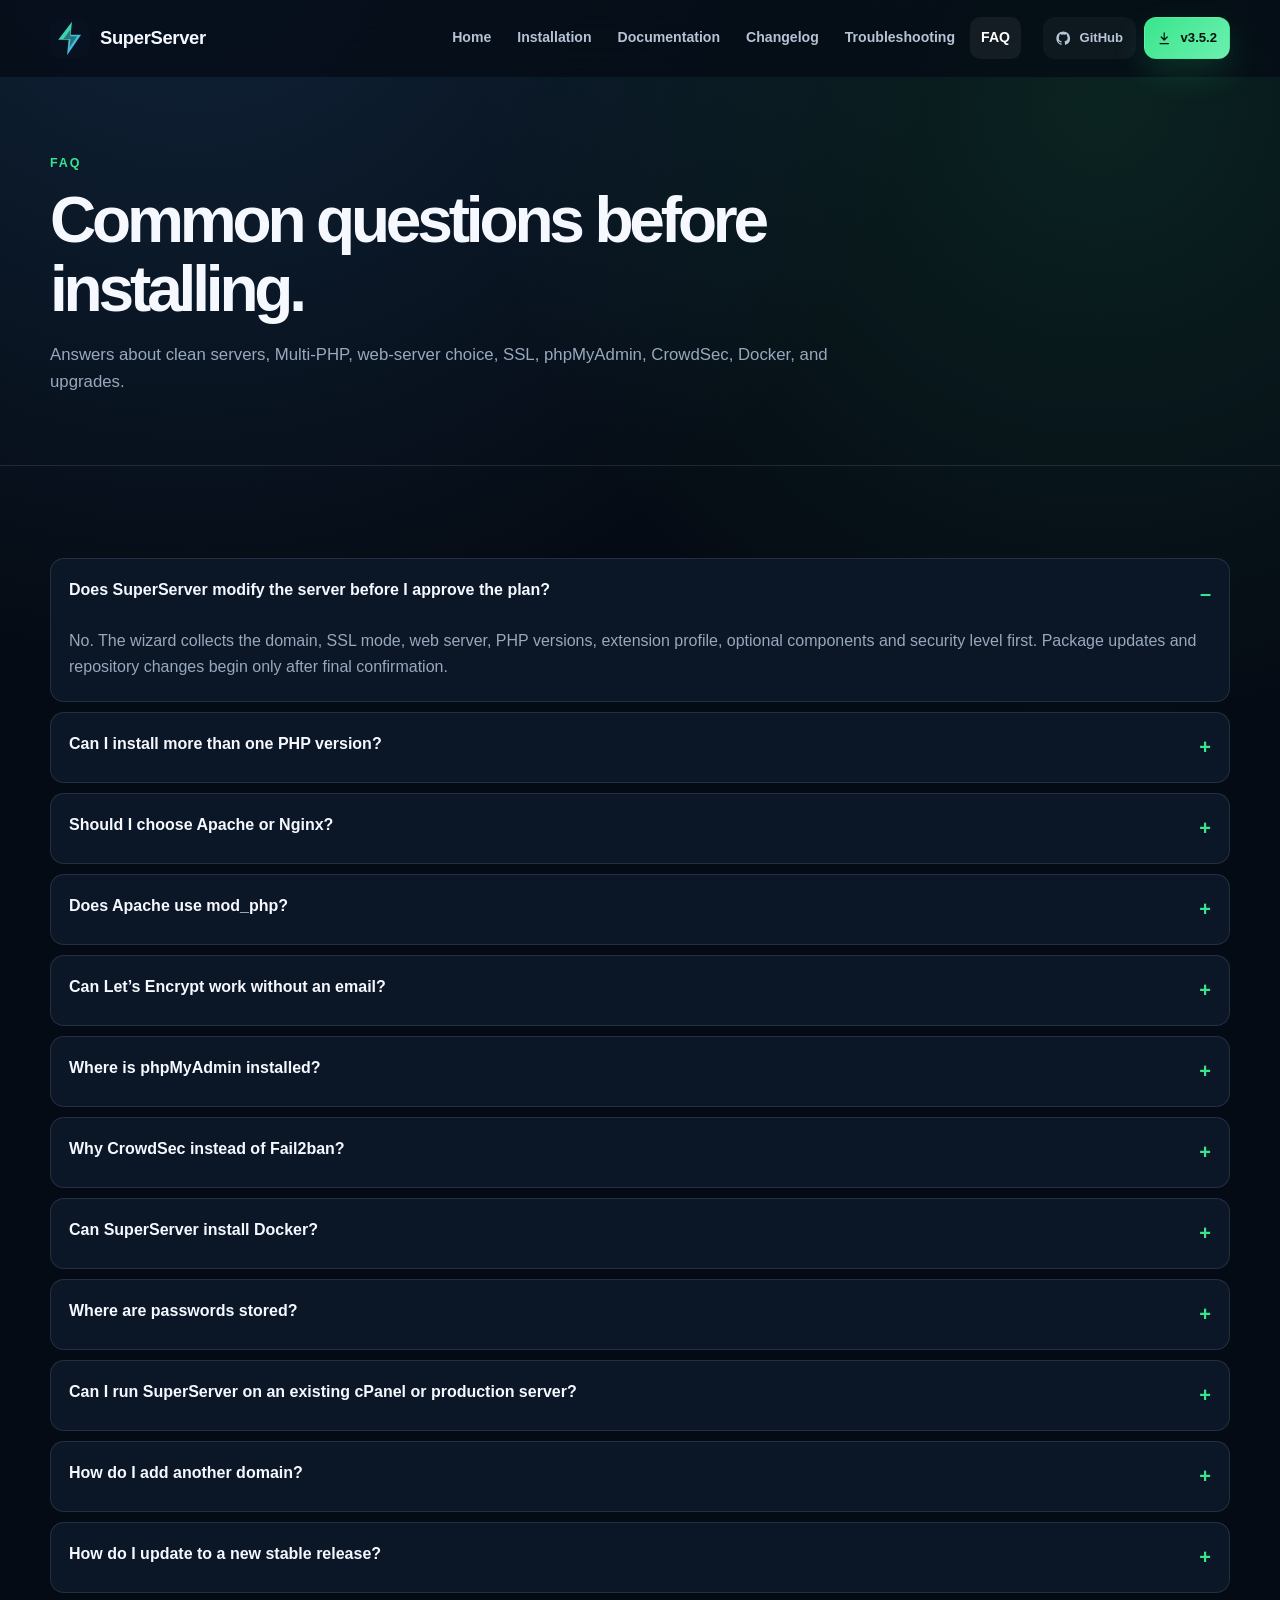
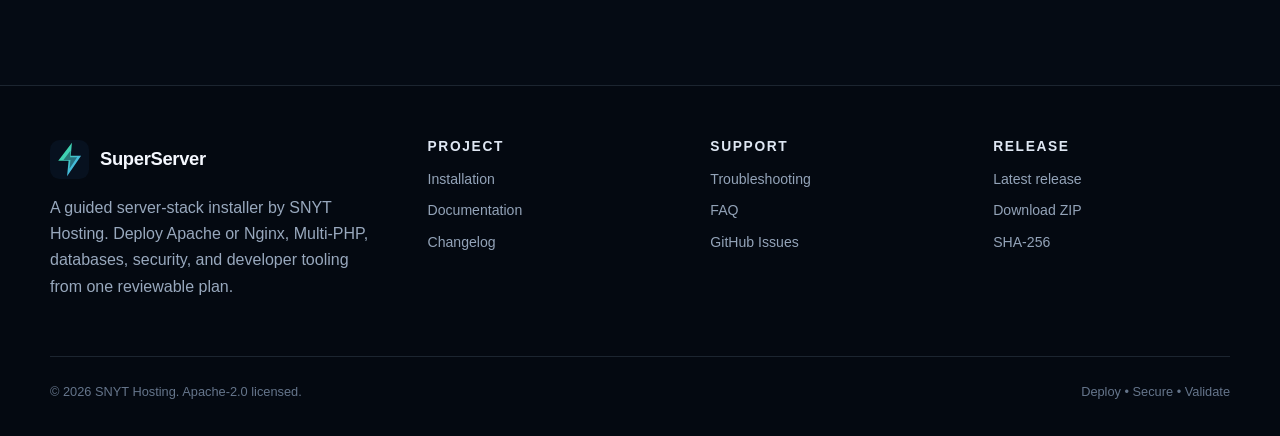
<file: docs/faq.html>
<!doctype html><html lang="en"><head><meta charset="utf-8"><meta name="viewport" content="width=device-width,initial-scale=1"><meta name="theme-color" content="#050b14"><meta name="description" content="Frequently asked questions about SuperServer installation and operation."><meta property="og:title" content="FAQ — SuperServer"><meta property="og:description" content="Frequently asked questions about SuperServer installation and operation."><meta property="og:image" content="assets/images/social-card.png"><meta property="og:type" content="website"><link rel="icon" href="assets/images/favicon.svg" type="image/svg+xml"><link rel="stylesheet" href="assets/css/style.css"><title>FAQ — SuperServer</title></head><body><a class="skip-link" href="#main">Skip to content</a><div class="progress"></div><header class="site-header"><div class="container nav"><a class="brand" href="index.html"><img src="assets/images/logo.svg" alt=""><span>SuperServer</span></a><nav class="nav-links" aria-label="Primary"><a href="index.html">Home</a><a href="installation.html">Installation</a><a href="documentation.html">Documentation</a><a href="changelog.html">Changelog</a><a href="troubleshooting.html">Troubleshooting</a><a href="faq.html" class="active">FAQ</a></nav><div class="nav-actions"><a class="button ghost small" href="https://github.com/abdomuftah/SuperServer" target="_blank" rel="noreferrer"><svg class="icon" aria-hidden="true"><use href="assets/images/icons.svg#github"></use></svg> GitHub</a><a class="button primary small" data-release-download href="https://github.com/abdomuftah/SuperServer/releases/latest"><svg class="icon" aria-hidden="true"><use href="assets/images/icons.svg#download"></use></svg> <span data-release-version>v3.5.2</span></a><button class="menu-button" type="button" aria-label="Open menu" aria-expanded="false"><svg class="icon" aria-hidden="true"><use href="assets/images/icons.svg#menu"></use></svg></button></div></div></header><main id="main"><section class="page-hero"><div class="container"><div class="eyebrow">FAQ</div><h1>Common questions before installing.</h1><p>Answers about clean servers, Multi-PHP, web-server choice, SSL, phpMyAdmin, CrowdSec, Docker, and upgrades.</p></div></section><section class="section"><div class="container"><div class="faq-list"><details open><summary>Does SuperServer modify the server before I approve the plan?</summary><div>No. The wizard collects the domain, SSL mode, web server, PHP versions, extension profile, optional components and security level first. Package updates and repository changes begin only after final confirmation.</div></details><details><summary>Can I install more than one PHP version?</summary><div>Yes. PHP 8.1 through 8.5 can be installed side by side when compatible packages are available. PHP 8.1 is treated as a legacy option and starts unchecked.</div></details><details><summary>Should I choose Apache or Nginx?</summary><div>Choose Apache for <code>.htaccess</code> compatibility and traditional shared-hosting-style workflows. Choose Nginx for reverse proxies, Docker front ends and optional CrowdSec AppSec/WAF.</div></details><details><summary>Does Apache use mod_php?</summary><div>No. Both web servers use PHP-FPM so domains can select different PHP versions without competing PHP handlers.</div></details><details><summary>Can Let’s Encrypt work without an email?</summary><div>Yes. The wizard allows a real contact email or no-email registration. A real email remains recommended for recovery and certificate notices.</div></details><details><summary>Where is phpMyAdmin installed?</summary><div>If selected, phpMyAdmin remains available at <code>/phpmyadmin/</code> on the primary domain.</div></details><details><summary>Why CrowdSec instead of Fail2ban?</summary><div>CrowdSec analyzes SSH and web logs, uses reusable detection scenarios, and supports active firewall enforcement plus optional Nginx AppSec/WAF. SuperServer installs a remediation bouncer rather than the detection engine alone.</div></details><details><summary>Can SuperServer install Docker?</summary><div>Yes. Docker Engine and Compose are optional components selected in the initial wizard.</div></details><details><summary>Where are passwords stored?</summary><div>Generated credentials are written to <code>/root/SNYT/serverInfo.txt</code> with root-only permissions. Do not share the file publicly.</div></details><details><summary>Can I run SuperServer on an existing cPanel or production server?</summary><div>It is designed for a clean Ubuntu or Debian server. Do not run it over cPanel, Plesk, or an existing production stack.</div></details><details><summary>How do I add another domain?</summary><div>Use <code>super-sdomain app.example.com 8.4</code>. The helper creates the virtual host, selects PHP-FPM and inherits the main Let’s Encrypt contact mode.</div></details><details><summary>How do I update to a new stable release?</summary><div>Review the new release notes and test on a snapshot first. The public installer can be downloaded from the desired Git tag, while the packaged ZIP and checksum are published in GitHub Releases.</div></details></div></div></section></main><footer class="site-footer"><div class="container"><div class="footer-grid"><div class="footer-brand"><a class="brand" href="index.html"><img src="assets/images/logo.svg" alt=""><span>SuperServer</span></a><p>A guided server-stack installer by SNYT Hosting. Deploy Apache or Nginx, Multi-PHP, databases, security, and developer tooling from one reviewable plan.</p></div><div class="footer-col"><h3>Project</h3><a href="installation.html">Installation</a><a href="documentation.html">Documentation</a><a href="changelog.html">Changelog</a></div><div class="footer-col"><h3>Support</h3><a href="troubleshooting.html">Troubleshooting</a><a href="faq.html">FAQ</a><a href="https://github.com/abdomuftah/SuperServer/issues">GitHub Issues</a></div><div class="footer-col"><h3>Release</h3><a data-release-page href="https://github.com/abdomuftah/SuperServer/releases/latest">Latest release</a><a data-release-download href="https://github.com/abdomuftah/SuperServer/releases/latest">Download ZIP</a><a data-checksum-download href="https://github.com/abdomuftah/SuperServer/releases/latest">SHA-256</a></div></div><div class="footer-bottom"><span>© <span data-year></span> SNYT Hosting. Apache-2.0 licensed.</span><span>Deploy • Secure • Validate</span></div></div></footer><script src="assets/js/app.js"></script></body></html>
</file>
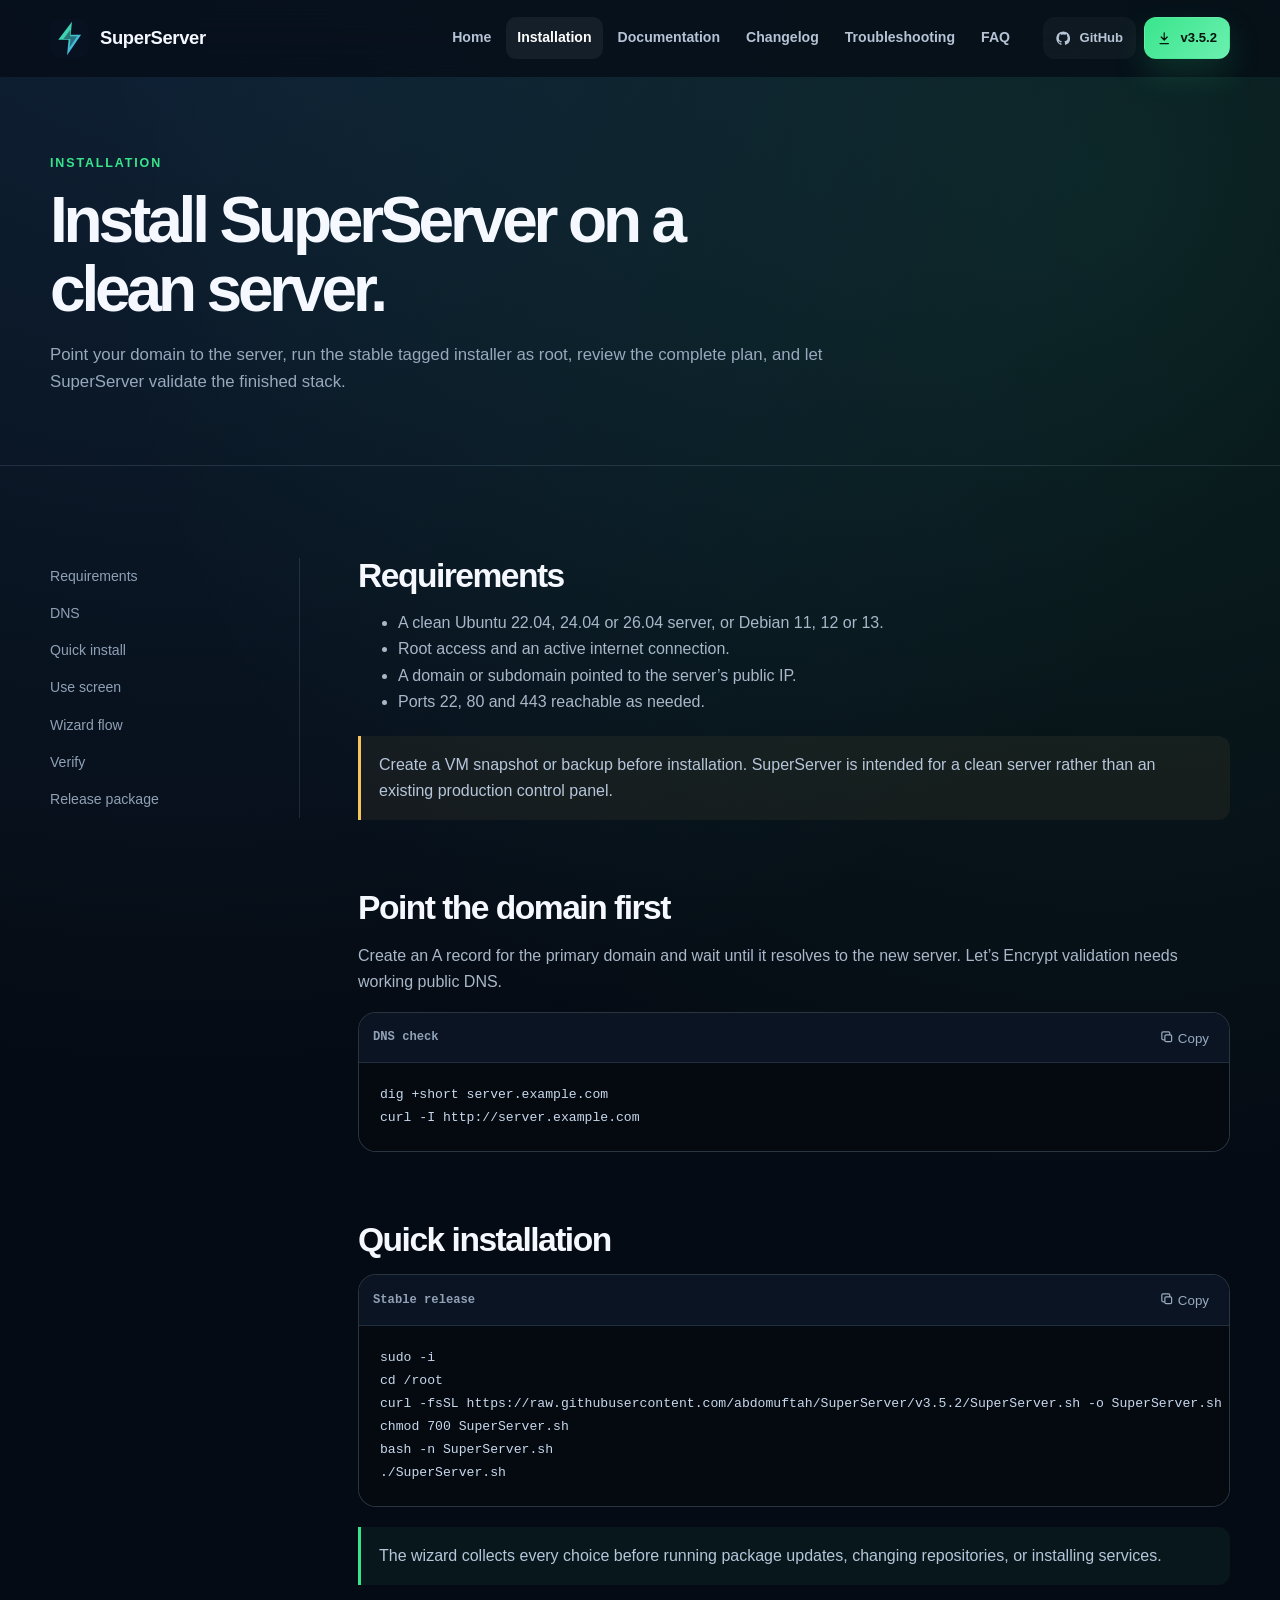
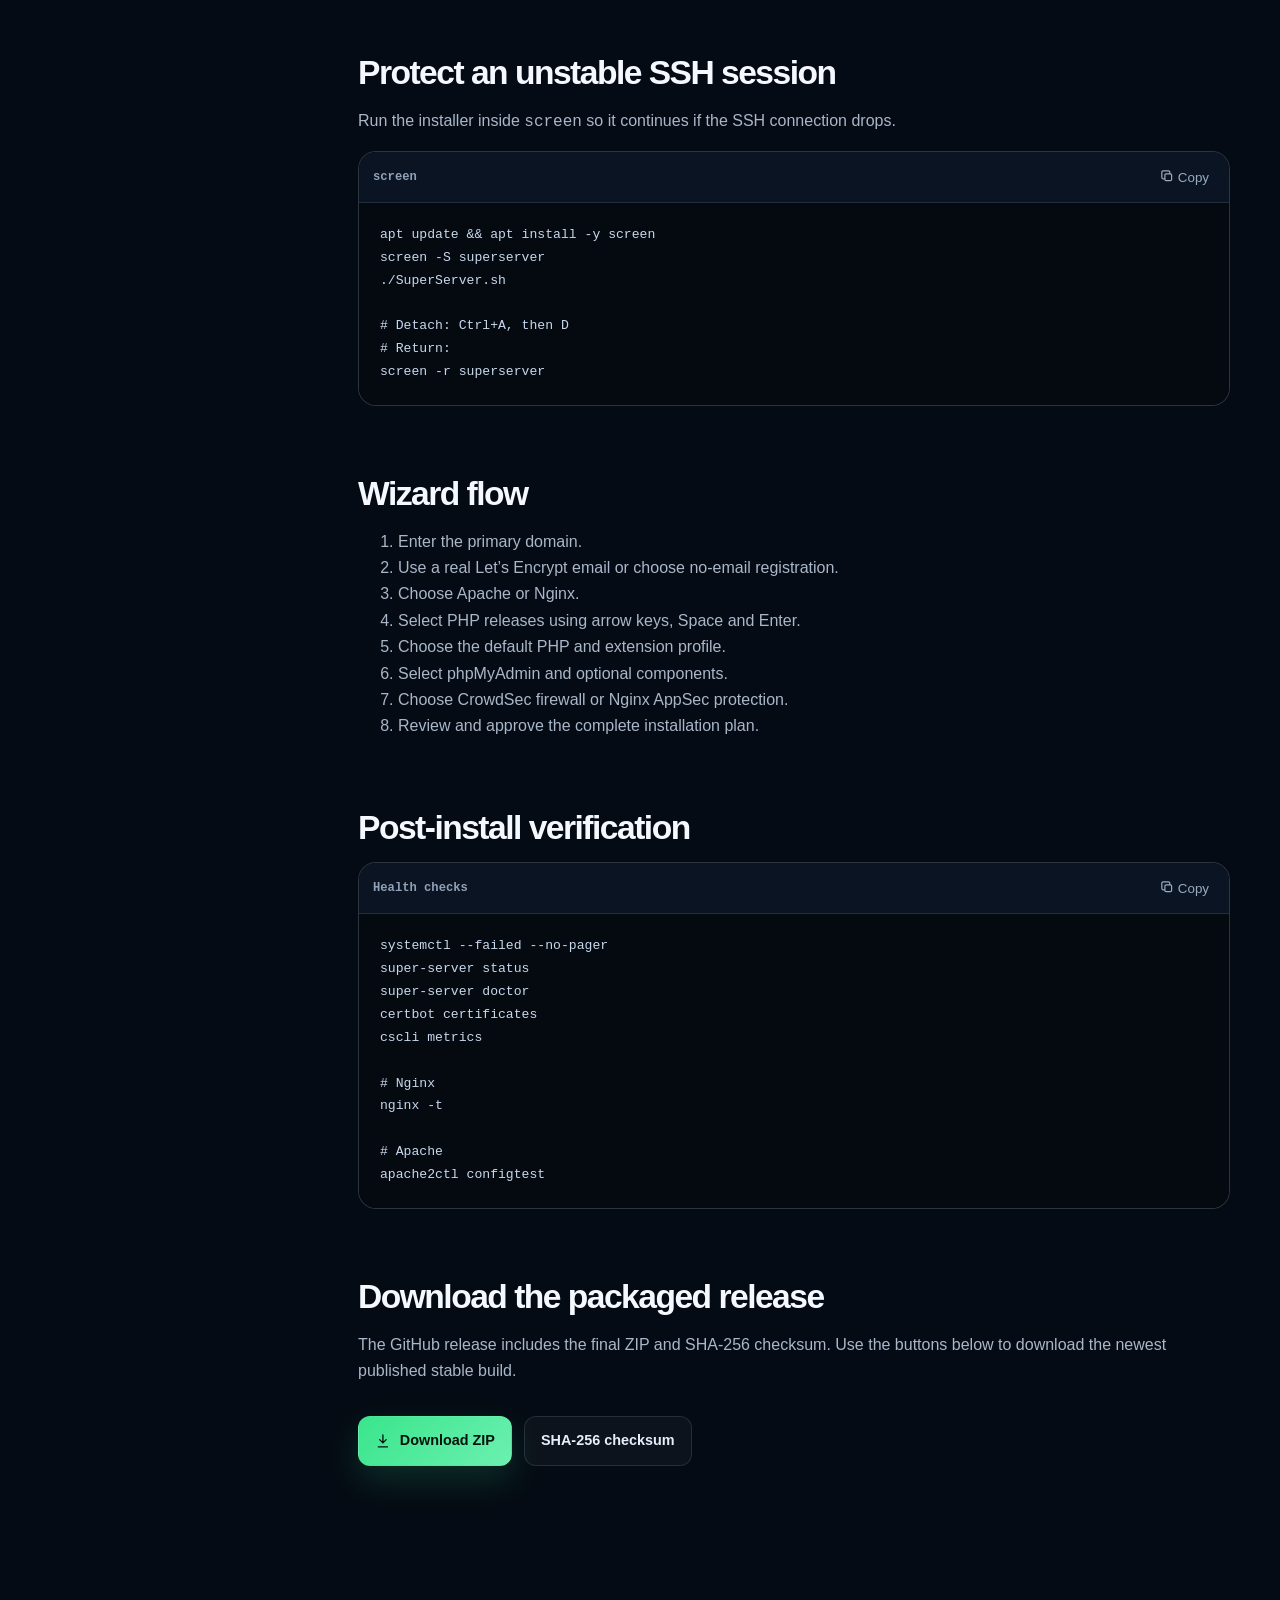
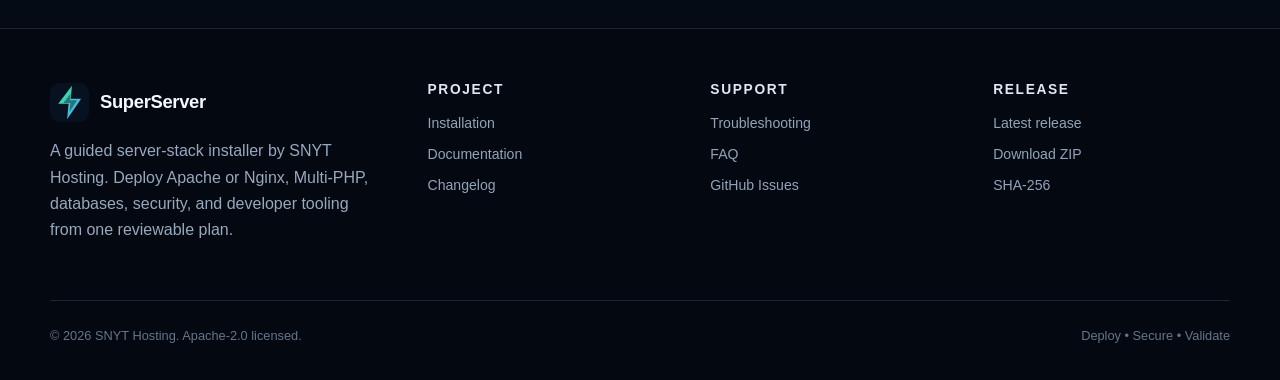
<file: docs/installation.html>
<!doctype html><html lang="en"><head><meta charset="utf-8"><meta name="viewport" content="width=device-width,initial-scale=1"><meta name="theme-color" content="#050b14"><meta name="description" content="Install the stable SuperServer release on Ubuntu or Debian."><meta property="og:title" content="Installation — SuperServer"><meta property="og:description" content="Install the stable SuperServer release on Ubuntu or Debian."><meta property="og:image" content="assets/images/social-card.png"><meta property="og:type" content="website"><link rel="icon" href="assets/images/favicon.svg" type="image/svg+xml"><link rel="stylesheet" href="assets/css/style.css"><title>Installation — SuperServer</title></head><body><a class="skip-link" href="#main">Skip to content</a><div class="progress"></div><header class="site-header"><div class="container nav"><a class="brand" href="index.html"><img src="assets/images/logo.svg" alt=""><span>SuperServer</span></a><nav class="nav-links" aria-label="Primary"><a href="index.html">Home</a><a href="installation.html" class="active">Installation</a><a href="documentation.html">Documentation</a><a href="changelog.html">Changelog</a><a href="troubleshooting.html">Troubleshooting</a><a href="faq.html">FAQ</a></nav><div class="nav-actions"><a class="button ghost small" href="https://github.com/abdomuftah/SuperServer" target="_blank" rel="noreferrer"><svg class="icon" aria-hidden="true"><use href="assets/images/icons.svg#github"></use></svg> GitHub</a><a class="button primary small" data-release-download href="https://github.com/abdomuftah/SuperServer/releases/latest"><svg class="icon" aria-hidden="true"><use href="assets/images/icons.svg#download"></use></svg> <span data-release-version>v3.5.2</span></a><button class="menu-button" type="button" aria-label="Open menu" aria-expanded="false"><svg class="icon" aria-hidden="true"><use href="assets/images/icons.svg#menu"></use></svg></button></div></div></header><main id="main"><section class="page-hero"><div class="container"><div class="eyebrow">Installation</div><h1>Install SuperServer on a clean server.</h1><p>Point your domain to the server, run the stable tagged installer as root, review the complete plan, and let SuperServer validate the finished stack.</p></div></section><section class="section"><div class="container docs-layout"><aside class="docs-sidebar"><a href="#requirements">Requirements</a><a href="#dns">DNS</a><a href="#quick">Quick install</a><a href="#screen">Use screen</a><a href="#wizard">Wizard flow</a><a href="#verify">Verify</a><a href="#release">Release package</a></aside><article class="docs-content"><section id="requirements"><h2>Requirements</h2><ul><li>A clean Ubuntu 22.04, 24.04 or 26.04 server, or Debian 11, 12 or 13.</li><li>Root access and an active internet connection.</li><li>A domain or subdomain pointed to the server’s public IP.</li><li>Ports 22, 80 and 443 reachable as needed.</li></ul><div class="callout warning">Create a VM snapshot or backup before installation. SuperServer is intended for a clean server rather than an existing production control panel.</div></section><section id="dns"><h2>Point the domain first</h2><p>Create an A record for the primary domain and wait until it resolves to the new server. Let’s Encrypt validation needs working public DNS.</p><div class="code-window"><div class="code-head"><span>DNS check</span><button class="copy-button" data-copy="#dns-check"><svg class="icon" aria-hidden="true"><use href="assets/images/icons.svg#copy"></use></svg> Copy</button></div><pre id="dns-check">dig +short server.example.com
curl -I http://server.example.com</pre></div></section><section id="quick"><h2>Quick installation</h2><div class="code-window"><div class="code-head"><span>Stable release</span><button class="copy-button" data-copy="#install-command"><svg class="icon" aria-hidden="true"><use href="assets/images/icons.svg#copy"></use></svg> Copy</button></div><pre id="install-command" data-install-command>sudo -i
cd /root
curl -fsSL https://raw.githubusercontent.com/abdomuftah/SuperServer/v3.5.2/SuperServer.sh -o SuperServer.sh
chmod 700 SuperServer.sh
bash -n SuperServer.sh
./SuperServer.sh</pre></div><div class="callout success">The wizard collects every choice before running package updates, changing repositories, or installing services.</div></section><section id="screen"><h2>Protect an unstable SSH session</h2><p>Run the installer inside <code>screen</code> so it continues if the SSH connection drops.</p><div class="code-window"><div class="code-head"><span>screen</span><button class="copy-button" data-copy="#screen-command"><svg class="icon" aria-hidden="true"><use href="assets/images/icons.svg#copy"></use></svg> Copy</button></div><pre id="screen-command">apt update && apt install -y screen
screen -S superserver
./SuperServer.sh

# Detach: Ctrl+A, then D
# Return:
screen -r superserver</pre></div></section><section id="wizard"><h2>Wizard flow</h2><ol><li>Enter the primary domain.</li><li>Use a real Let’s Encrypt email or choose no-email registration.</li><li>Choose Apache or Nginx.</li><li>Select PHP releases using arrow keys, Space and Enter.</li><li>Choose the default PHP and extension profile.</li><li>Select phpMyAdmin and optional components.</li><li>Choose CrowdSec firewall or Nginx AppSec protection.</li><li>Review and approve the complete installation plan.</li></ol></section><section id="verify"><h2>Post-install verification</h2><div class="code-window"><div class="code-head"><span>Health checks</span><button class="copy-button" data-copy="#verify-command"><svg class="icon" aria-hidden="true"><use href="assets/images/icons.svg#copy"></use></svg> Copy</button></div><pre id="verify-command">systemctl --failed --no-pager
super-server status
super-server doctor
certbot certificates
cscli metrics

# Nginx
nginx -t

# Apache
apache2ctl configtest</pre></div></section><section id="release"><h2>Download the packaged release</h2><p>The GitHub release includes the final ZIP and SHA-256 checksum. Use the buttons below to download the newest published stable build.</p><div class="hero-actions"><a class="button primary" data-release-download href="https://github.com/abdomuftah/SuperServer/releases/latest"><svg class="icon" aria-hidden="true"><use href="assets/images/icons.svg#download"></use></svg> Download ZIP</a><a class="button secondary" data-checksum-download href="https://github.com/abdomuftah/SuperServer/releases/latest">SHA-256 checksum</a></div></section></article></div></section></main><footer class="site-footer"><div class="container"><div class="footer-grid"><div class="footer-brand"><a class="brand" href="index.html"><img src="assets/images/logo.svg" alt=""><span>SuperServer</span></a><p>A guided server-stack installer by SNYT Hosting. Deploy Apache or Nginx, Multi-PHP, databases, security, and developer tooling from one reviewable plan.</p></div><div class="footer-col"><h3>Project</h3><a href="installation.html">Installation</a><a href="documentation.html">Documentation</a><a href="changelog.html">Changelog</a></div><div class="footer-col"><h3>Support</h3><a href="troubleshooting.html">Troubleshooting</a><a href="faq.html">FAQ</a><a href="https://github.com/abdomuftah/SuperServer/issues">GitHub Issues</a></div><div class="footer-col"><h3>Release</h3><a data-release-page href="https://github.com/abdomuftah/SuperServer/releases/latest">Latest release</a><a data-release-download href="https://github.com/abdomuftah/SuperServer/releases/latest">Download ZIP</a><a data-checksum-download href="https://github.com/abdomuftah/SuperServer/releases/latest">SHA-256</a></div></div><div class="footer-bottom"><span>© <span data-year></span> SNYT Hosting. Apache-2.0 licensed.</span><span>Deploy • Secure • Validate</span></div></div></footer><script src="assets/js/app.js"></script></body></html>
</file>
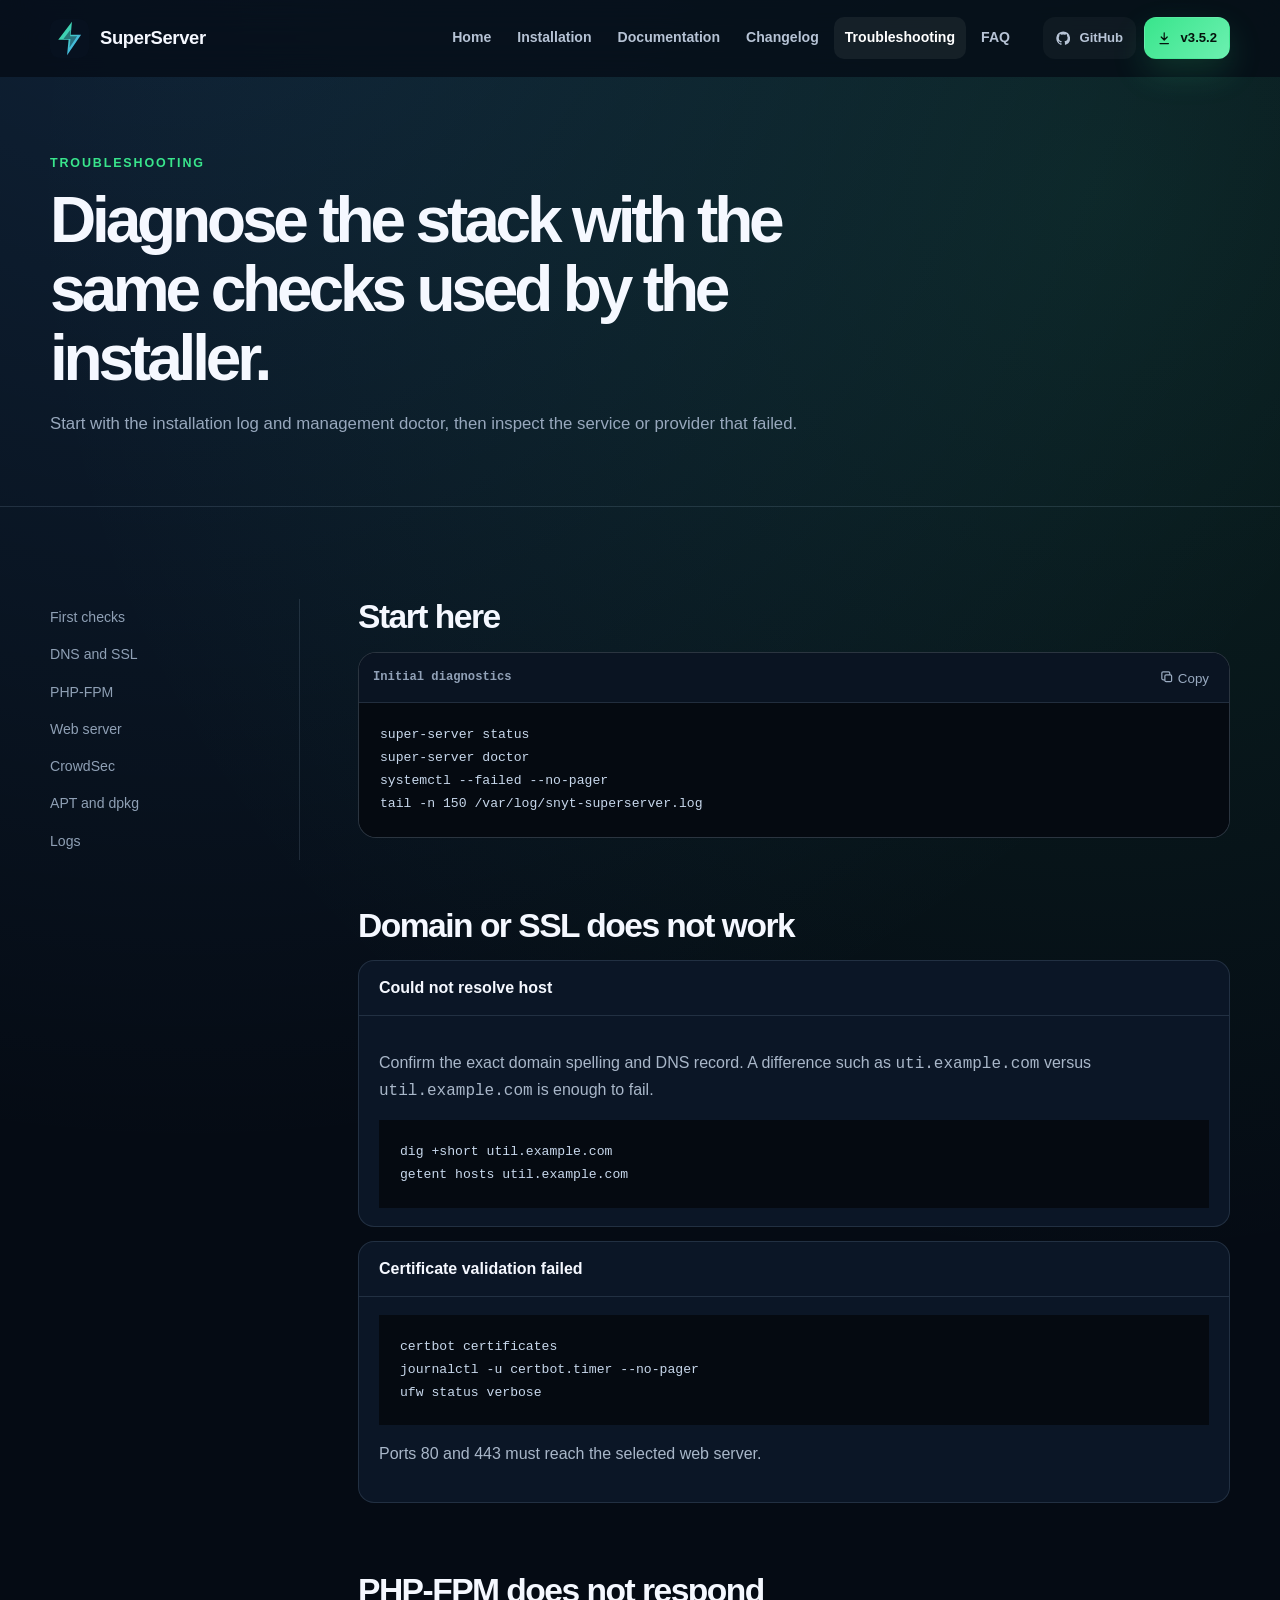
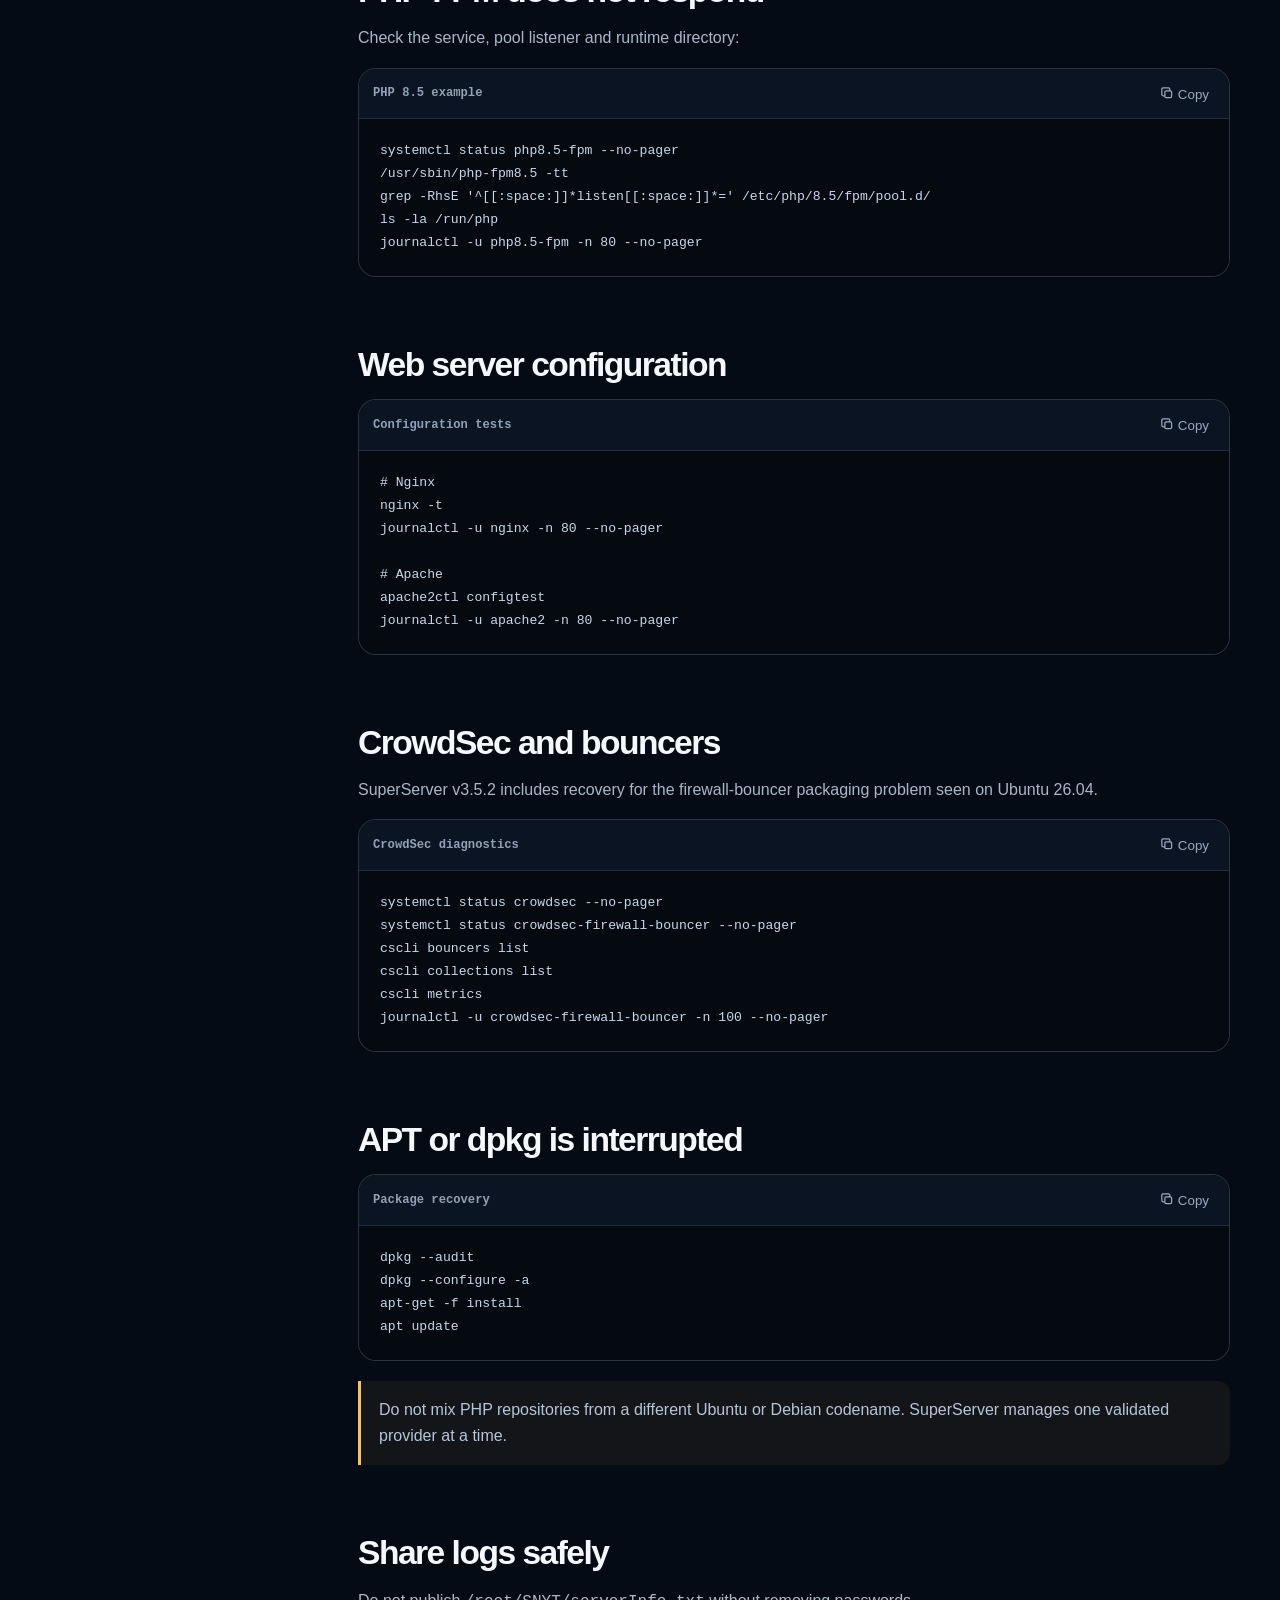
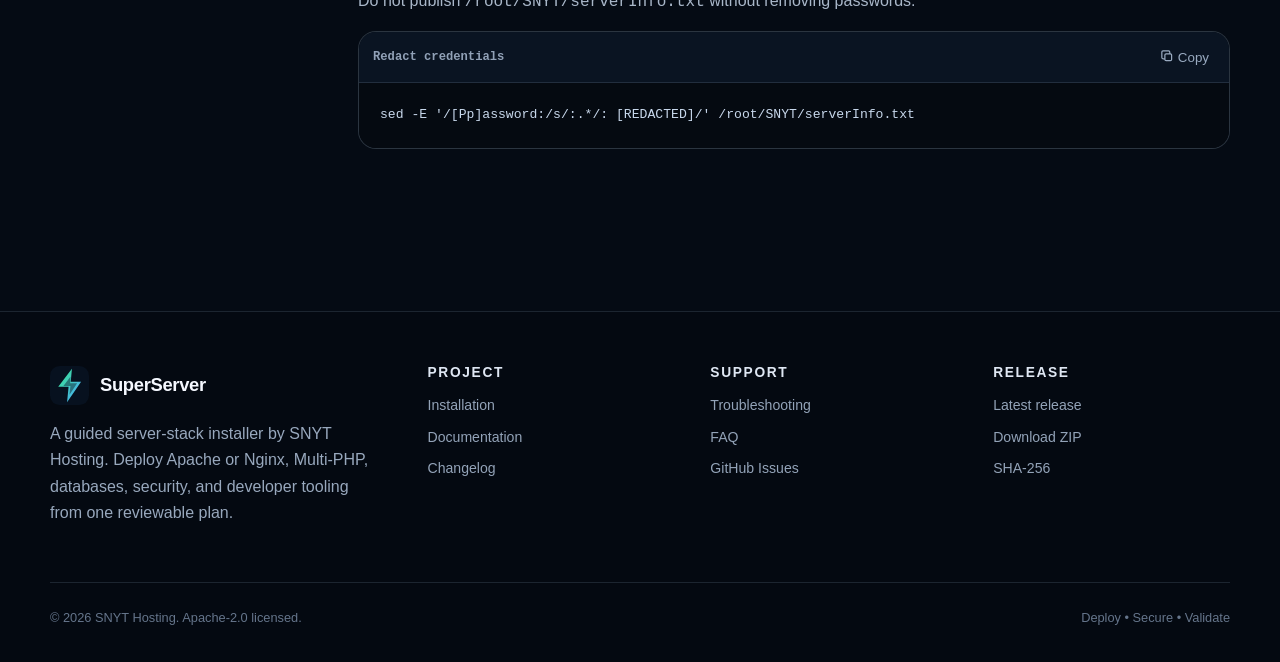
<file: docs/troubleshooting.html>
<!doctype html><html lang="en"><head><meta charset="utf-8"><meta name="viewport" content="width=device-width,initial-scale=1"><meta name="theme-color" content="#050b14"><meta name="description" content="Troubleshoot DNS, SSL, PHP-FPM, Nginx, Apache, CrowdSec and package errors."><meta property="og:title" content="Troubleshooting — SuperServer"><meta property="og:description" content="Troubleshoot DNS, SSL, PHP-FPM, Nginx, Apache, CrowdSec and package errors."><meta property="og:image" content="assets/images/social-card.png"><meta property="og:type" content="website"><link rel="icon" href="assets/images/favicon.svg" type="image/svg+xml"><link rel="stylesheet" href="assets/css/style.css"><title>Troubleshooting — SuperServer</title></head><body><a class="skip-link" href="#main">Skip to content</a><div class="progress"></div><header class="site-header"><div class="container nav"><a class="brand" href="index.html"><img src="assets/images/logo.svg" alt=""><span>SuperServer</span></a><nav class="nav-links" aria-label="Primary"><a href="index.html">Home</a><a href="installation.html">Installation</a><a href="documentation.html">Documentation</a><a href="changelog.html">Changelog</a><a href="troubleshooting.html" class="active">Troubleshooting</a><a href="faq.html">FAQ</a></nav><div class="nav-actions"><a class="button ghost small" href="https://github.com/abdomuftah/SuperServer" target="_blank" rel="noreferrer"><svg class="icon" aria-hidden="true"><use href="assets/images/icons.svg#github"></use></svg> GitHub</a><a class="button primary small" data-release-download href="https://github.com/abdomuftah/SuperServer/releases/latest"><svg class="icon" aria-hidden="true"><use href="assets/images/icons.svg#download"></use></svg> <span data-release-version>v3.5.2</span></a><button class="menu-button" type="button" aria-label="Open menu" aria-expanded="false"><svg class="icon" aria-hidden="true"><use href="assets/images/icons.svg#menu"></use></svg></button></div></div></header><main id="main"><section class="page-hero"><div class="container"><div class="eyebrow">Troubleshooting</div><h1>Diagnose the stack with the same checks used by the installer.</h1><p>Start with the installation log and management doctor, then inspect the service or provider that failed.</p></div></section><section class="section"><div class="container docs-layout"><aside class="docs-sidebar"><a href="#first">First checks</a><a href="#dns">DNS and SSL</a><a href="#php">PHP-FPM</a><a href="#web">Web server</a><a href="#crowdsec">CrowdSec</a><a href="#apt">APT and dpkg</a><a href="#logs">Logs</a></aside><article class="docs-content"><section id="first"><h2>Start here</h2><div class="code-window"><div class="code-head"><span>Initial diagnostics</span><button class="copy-button" data-copy="#first-checks"><svg class="icon" aria-hidden="true"><use href="assets/images/icons.svg#copy"></use></svg> Copy</button></div><pre id="first-checks">super-server status
super-server doctor
systemctl --failed --no-pager
tail -n 150 /var/log/snyt-superserver.log</pre></div></section><section id="dns"><h2>Domain or SSL does not work</h2><div class="trouble-card"><h3>Could not resolve host</h3><div class="body"><p>Confirm the exact domain spelling and DNS record. A difference such as <code>uti.example.com</code> versus <code>util.example.com</code> is enough to fail.</p><pre>dig +short util.example.com
getent hosts util.example.com</pre></div></div><div class="trouble-card"><h3>Certificate validation failed</h3><div class="body"><pre>certbot certificates
journalctl -u certbot.timer --no-pager
ufw status verbose</pre><p>Ports 80 and 443 must reach the selected web server.</p></div></div></section><section id="php"><h2>PHP-FPM does not respond</h2><p>Check the service, pool listener and runtime directory:</p><div class="code-window"><div class="code-head"><span>PHP 8.5 example</span><button class="copy-button" data-copy="#php-check"><svg class="icon" aria-hidden="true"><use href="assets/images/icons.svg#copy"></use></svg> Copy</button></div><pre id="php-check">systemctl status php8.5-fpm --no-pager
/usr/sbin/php-fpm8.5 -tt
grep -RhsE '^[[:space:]]*listen[[:space:]]*=' /etc/php/8.5/fpm/pool.d/
ls -la /run/php
journalctl -u php8.5-fpm -n 80 --no-pager</pre></div></section><section id="web"><h2>Web server configuration</h2><div class="code-window"><div class="code-head"><span>Configuration tests</span><button class="copy-button" data-copy="#web-check"><svg class="icon" aria-hidden="true"><use href="assets/images/icons.svg#copy"></use></svg> Copy</button></div><pre id="web-check"># Nginx
nginx -t
journalctl -u nginx -n 80 --no-pager

# Apache
apache2ctl configtest
journalctl -u apache2 -n 80 --no-pager</pre></div></section><section id="crowdsec"><h2>CrowdSec and bouncers</h2><p>SuperServer v3.5.2 includes recovery for the firewall-bouncer packaging problem seen on Ubuntu 26.04.</p><div class="code-window"><div class="code-head"><span>CrowdSec diagnostics</span><button class="copy-button" data-copy="#cs-check"><svg class="icon" aria-hidden="true"><use href="assets/images/icons.svg#copy"></use></svg> Copy</button></div><pre id="cs-check">systemctl status crowdsec --no-pager
systemctl status crowdsec-firewall-bouncer --no-pager
cscli bouncers list
cscli collections list
cscli metrics
journalctl -u crowdsec-firewall-bouncer -n 100 --no-pager</pre></div></section><section id="apt"><h2>APT or dpkg is interrupted</h2><div class="code-window"><div class="code-head"><span>Package recovery</span><button class="copy-button" data-copy="#apt-check"><svg class="icon" aria-hidden="true"><use href="assets/images/icons.svg#copy"></use></svg> Copy</button></div><pre id="apt-check">dpkg --audit
dpkg --configure -a
apt-get -f install
apt update</pre></div><div class="callout warning">Do not mix PHP repositories from a different Ubuntu or Debian codename. SuperServer manages one validated provider at a time.</div></section><section id="logs"><h2>Share logs safely</h2><p>Do not publish <code>/root/SNYT/serverInfo.txt</code> without removing passwords.</p><div class="code-window"><div class="code-head"><span>Redact credentials</span><button class="copy-button" data-copy="#redact"><svg class="icon" aria-hidden="true"><use href="assets/images/icons.svg#copy"></use></svg> Copy</button></div><pre id="redact">sed -E '/[Pp]assword:/s/:.*/: [REDACTED]/' /root/SNYT/serverInfo.txt</pre></div></section></article></div></section></main><footer class="site-footer"><div class="container"><div class="footer-grid"><div class="footer-brand"><a class="brand" href="index.html"><img src="assets/images/logo.svg" alt=""><span>SuperServer</span></a><p>A guided server-stack installer by SNYT Hosting. Deploy Apache or Nginx, Multi-PHP, databases, security, and developer tooling from one reviewable plan.</p></div><div class="footer-col"><h3>Project</h3><a href="installation.html">Installation</a><a href="documentation.html">Documentation</a><a href="changelog.html">Changelog</a></div><div class="footer-col"><h3>Support</h3><a href="troubleshooting.html">Troubleshooting</a><a href="faq.html">FAQ</a><a href="https://github.com/abdomuftah/SuperServer/issues">GitHub Issues</a></div><div class="footer-col"><h3>Release</h3><a data-release-page href="https://github.com/abdomuftah/SuperServer/releases/latest">Latest release</a><a data-release-download href="https://github.com/abdomuftah/SuperServer/releases/latest">Download ZIP</a><a data-checksum-download href="https://github.com/abdomuftah/SuperServer/releases/latest">SHA-256</a></div></div><div class="footer-bottom"><span>© <span data-year></span> SNYT Hosting. Apache-2.0 licensed.</span><span>Deploy • Secure • Validate</span></div></div></footer><script src="assets/js/app.js"></script></body></html>
</file>
<file: docs/assets/css/style.css>
:root{color-scheme:dark;--bg:#050b14;--bg2:#07111f;--surface:#0b1626;--surface2:#0f1c2e;--line:rgba(177,203,230,.14);--line2:rgba(177,203,230,.22);--text:#f5f8ff;--muted:#98a8bd;--faint:#65758b;--green:#39e58c;--green2:#14c877;--blue:#4aa7ff;--cyan:#4de7d0;--violet:#9c7cff;--red:#ff6b7a;--yellow:#f5c45d;--shadow:0 32px 100px rgba(0,0,0,.42);--radius:22px;--max:1180px;--mono:"SFMono-Regular",Consolas,"Liberation Mono",monospace;--sans:Inter,ui-sans-serif,-apple-system,BlinkMacSystemFont,"Segoe UI",sans-serif}
*{box-sizing:border-box}html{scroll-behavior:smooth}body{margin:0;background:radial-gradient(circle at 15% -5%,rgba(74,167,255,.16),transparent 32%),radial-gradient(circle at 86% 5%,rgba(57,229,140,.11),transparent 28%),var(--bg);color:var(--text);font-family:var(--sans);line-height:1.65}body:before{content:"";position:fixed;inset:0;pointer-events:none;opacity:.32;background-image:linear-gradient(rgba(255,255,255,.018) 1px,transparent 1px),linear-gradient(90deg,rgba(255,255,255,.018) 1px,transparent 1px);background-size:48px 48px;mask-image:linear-gradient(#000,transparent 85%)}a{color:inherit}img{max-width:100%;display:block}.container{width:min(var(--max),calc(100% - 40px));margin-inline:auto}.icon{width:1.1em;height:1.1em;display:inline-block;vertical-align:-.15em}.skip-link{position:absolute;left:-9999px}.skip-link:focus{left:18px;top:18px;z-index:1000;background:var(--green);color:#03140d;padding:10px 14px;border-radius:9px}.site-header{position:sticky;top:0;z-index:100;border-bottom:1px solid transparent;background:rgba(5,11,20,.72);backdrop-filter:blur(18px)}.site-header.scrolled{border-color:var(--line);box-shadow:0 10px 35px rgba(0,0,0,.25)}.nav{height:76px;display:flex;align-items:center;gap:22px}.brand{display:flex;align-items:center;gap:11px;text-decoration:none;font-weight:900;letter-spacing:-.02em}.brand img{width:39px;height:39px}.brand span{font-size:1.15rem}.nav-links{display:flex;align-items:center;gap:4px;margin-left:auto}.nav-links a{padding:9px 11px;border-radius:10px;text-decoration:none;color:#b6c3d5;font-size:.88rem;font-weight:700}.nav-links a:hover,.nav-links a.active{background:rgba(255,255,255,.06);color:#fff}.nav-actions{display:flex;align-items:center;gap:8px}.menu-button{display:none;border:1px solid var(--line);background:var(--surface);color:#fff;padding:10px;border-radius:10px}.button{display:inline-flex;align-items:center;justify-content:center;gap:9px;text-decoration:none;border:1px solid var(--line);border-radius:12px;padding:12px 16px;font-weight:850;font-size:.9rem;transition:.18s ease;background:rgba(255,255,255,.035)}.button:hover{transform:translateY(-2px);border-color:var(--line2)}.button.primary{color:#04130c;border-color:transparent;background:linear-gradient(135deg,var(--green),#6cf0b0);box-shadow:0 14px 34px rgba(57,229,140,.16)}.button.secondary{color:#e6eefc}.button.small{padding:9px 12px;font-size:.82rem}.button.ghost{border-color:transparent;color:#b7c4d6}.hero{padding:96px 0 76px;overflow:hidden}.hero-grid{display:grid;grid-template-columns:1.02fr .98fr;align-items:center;gap:64px}.release-line{display:flex;align-items:center;gap:10px;color:#aeeecb;font-weight:800;font-size:.86rem;margin-bottom:22px}.release-dot{width:8px;height:8px;border-radius:50%;background:var(--green);box-shadow:0 0 18px var(--green)}h1,h2,h3{line-height:1.08;margin-top:0}h1{font-size:clamp(3rem,5.6vw,4.9rem);letter-spacing:-.065em;margin-bottom:24px;max-width:760px}h1 .accent{color:var(--green)}.hero-copy{font-size:1.09rem;color:#a8b7cb;max-width:650px}.hero-actions{display:flex;gap:12px;flex-wrap:wrap;margin-top:32px}.hero-proof{display:flex;flex-wrap:wrap;gap:9px;margin-top:28px}.proof{border:1px solid var(--line);background:rgba(255,255,255,.025);padding:7px 10px;border-radius:9px;color:#aebbd0;font-size:.78rem;font-weight:750}.terminal{border:1px solid rgba(104,176,223,.34);border-radius:18px;background:#03070c;overflow:hidden;box-shadow:var(--shadow),0 0 0 1px rgba(255,255,255,.025) inset;transform:perspective(1200px) rotateY(-2deg)}.terminal-bar{height:46px;background:linear-gradient(#142336,#0d1828);display:flex;align-items:center;gap:8px;padding:0 16px;border-bottom:1px solid var(--line)}.dot{width:11px;height:11px;border-radius:50%}.dot.red{background:#ff6473}.dot.yellow{background:#f5c45d}.dot.green{background:#39e58c}.terminal-title{margin-left:8px;color:#aebbd0;font:700 .78rem var(--mono)}.terminal-body{padding:22px 24px 26px;font:500 .8rem/1.62 var(--mono);color:#c8d5e6;min-height:480px;overflow:hidden}.term-green{color:var(--green)}.term-blue{color:#58b7ff}.term-yellow{color:#f5c45d}.term-muted{color:#66788f}.cursor{display:inline-block;width:8px;height:15px;background:var(--green);vertical-align:-2px;animation:blink 1s steps(1) infinite}@keyframes blink{50%{opacity:0}}.section{padding:92px 0}.section.compact{padding:64px 0}.section-head{max-width:750px;margin-bottom:46px}.section-head.center{text-align:center;margin-inline:auto}.section h2{font-size:clamp(2.1rem,4vw,3.7rem);letter-spacing:-.045em;margin-bottom:16px}.section-lead{color:var(--muted);font-size:1.02rem}.eyebrow{font-size:.78rem;text-transform:uppercase;letter-spacing:.15em;font-weight:900;color:var(--green);margin-bottom:12px}.feature-grid{display:grid;grid-template-columns:repeat(4,1fr);gap:14px}.feature{padding:24px;border:1px solid var(--line);border-radius:18px;background:linear-gradient(145deg,rgba(15,28,46,.9),rgba(8,18,31,.86));min-height:220px}.feature-icon{width:48px;height:48px;display:grid;place-items:center;border-radius:14px;background:rgba(57,229,140,.09);color:var(--green);margin-bottom:24px}.feature-icon .icon{width:25px;height:25px}.feature h3{font-size:1.08rem;margin-bottom:10px}.feature p{color:var(--muted);font-size:.91rem;margin:0}.band{border-block:1px solid var(--line);background:linear-gradient(90deg,rgba(74,167,255,.045),rgba(57,229,140,.045))}.split{display:grid;grid-template-columns:1fr 1fr;gap:64px;align-items:center}.stack-list{display:grid;gap:11px}.stack-row{display:flex;gap:12px;align-items:flex-start;padding:13px 0;border-bottom:1px solid var(--line)}.stack-row:last-child{border-bottom:0}.check{width:23px;height:23px;flex:0 0 23px;border-radius:50%;display:grid;place-items:center;background:rgba(57,229,140,.12);color:var(--green);margin-top:1px}.check .icon{width:14px;height:14px}.stack-row strong{display:block}.stack-row span{color:var(--muted);font-size:.9rem}.code-window{position:relative;border:1px solid var(--line2);background:#050a11;border-radius:18px;overflow:hidden}.code-head{display:flex;align-items:center;justify-content:space-between;padding:11px 14px;border-bottom:1px solid var(--line);background:#0a1422;color:#91a1b7;font:700 .76rem var(--mono)}pre{margin:0;overflow:auto;padding:21px;color:#c8d8ec;background:#050a11;font:500 .82rem/1.75 var(--mono)}code{font-family:var(--mono)}.copy-button{border:0;background:transparent;color:#99aac0;padding:6px;cursor:pointer;border-radius:7px}.copy-button:hover{background:rgba(255,255,255,.06);color:#fff}.verified{display:grid;grid-template-columns:repeat(4,1fr);gap:12px}.verify-item{padding:16px 18px;border:1px solid rgba(57,229,140,.16);border-radius:14px;background:rgba(57,229,140,.045)}.verify-item strong{display:block;font-size:.94rem}.verify-item span{color:#8fa3b9;font-size:.78rem}.dashboard-frame{border-radius:22px;border:1px solid var(--line2);overflow:hidden;background:#08111e;box-shadow:var(--shadow)}.dashboard-frame img{width:100%;height:auto}.cta{padding:58px;border:1px solid var(--line2);border-radius:24px;background:radial-gradient(circle at 80% 20%,rgba(57,229,140,.13),transparent 34%),linear-gradient(140deg,#0d1b2d,#08121f);display:flex;align-items:center;justify-content:space-between;gap:28px}.cta h2{font-size:clamp(2rem,4vw,3.2rem);margin-bottom:10px}.cta p{margin:0;color:var(--muted)}.site-footer{border-top:1px solid var(--line);padding:54px 0 34px;background:#040911}.footer-grid{display:grid;grid-template-columns:1.4fr repeat(3,1fr);gap:46px}.footer-brand p{color:var(--muted);max-width:360px}.footer-col h3{font-size:.86rem;text-transform:uppercase;letter-spacing:.12em;color:#dfe7f3}.footer-col a{display:block;color:#93a3b8;text-decoration:none;margin:8px 0;font-size:.88rem}.footer-col a:hover{color:#fff}.footer-bottom{display:flex;justify-content:space-between;gap:20px;flex-wrap:wrap;border-top:1px solid var(--line);padding-top:24px;margin-top:40px;color:#65758b;font-size:.8rem}.page-hero{padding:76px 0 52px;border-bottom:1px solid var(--line)}.page-hero h1{font-size:clamp(2.8rem,5vw,5rem);margin-bottom:16px}.page-hero p{color:var(--muted);max-width:780px;font-size:1.05rem}.docs-layout{display:grid;grid-template-columns:250px minmax(0,1fr);gap:58px;align-items:start}.docs-sidebar{position:sticky;top:100px;border-right:1px solid var(--line);padding-right:24px}.docs-sidebar a{display:block;color:#8fa0b5;text-decoration:none;padding:7px 0;font-size:.88rem}.docs-sidebar a:hover,.docs-sidebar a.active{color:var(--green)}.docs-content{min-width:0}.docs-content section{scroll-margin-top:110px;margin-bottom:70px}.docs-content h2{font-size:2.1rem}.docs-content h3{margin-top:34px;font-size:1.25rem}.docs-content p,.docs-content li{color:#a9b7c9}.docs-content table{width:100%;border-collapse:collapse;margin:22px 0;font-size:.88rem}.docs-content th,.docs-content td{border-bottom:1px solid var(--line);padding:13px;text-align:left}.docs-content th{color:#e6edf7;background:rgba(255,255,255,.025)}.callout{border-left:3px solid var(--blue);padding:16px 18px;background:rgba(74,167,255,.065);border-radius:0 12px 12px 0;color:#b6c6da;margin:20px 0}.callout.success{border-color:var(--green);background:rgba(57,229,140,.055)}.callout.warning{border-color:var(--yellow);background:rgba(245,196,93,.055)}.release-card{border:1px solid var(--line);border-radius:18px;padding:25px;background:var(--surface);margin-bottom:15px}.release-card .release-meta{display:flex;align-items:center;justify-content:space-between;gap:14px;margin-bottom:12px}.release-card h2{font-size:1.25rem;margin:0}.tag{display:inline-flex;padding:5px 9px;border-radius:8px;background:rgba(57,229,140,.1);color:#a9f1ca;font:800 .75rem var(--mono)}.release-card ul{margin-bottom:0}.faq-list{display:grid;gap:10px}.faq-list details{border:1px solid var(--line);background:var(--surface);border-radius:14px;padding:0 18px}.faq-list summary{cursor:pointer;font-weight:800;padding:18px 0;list-style:none;display:flex;justify-content:space-between;gap:15px}.faq-list summary::-webkit-details-marker{display:none}.faq-list summary:after{content:"+";color:var(--green);font-size:1.25rem}.faq-list details[open] summary:after{content:"–"}.faq-list details>div{color:var(--muted);padding:0 0 20px}.trouble-card{border:1px solid var(--line);border-radius:16px;background:var(--surface);overflow:hidden;margin:14px 0}.trouble-card h3{padding:18px 20px;margin:0;border-bottom:1px solid var(--line);font-size:1rem}.trouble-card .body{padding:18px 20px}.progress{position:fixed;left:0;top:0;height:2px;background:var(--green);z-index:200;width:0}.reveal{opacity:0;transform:translateY(18px);transition:opacity .55s ease,transform .55s ease}.reveal.visible{opacity:1;transform:none}@media(prefers-reduced-motion:reduce){*{scroll-behavior:auto!important;animation:none!important;transition:none!important}.reveal{opacity:1;transform:none}}
@media(max-width:1020px){.hero-grid,.split{grid-template-columns:1fr}.hero-grid{gap:42px}.terminal{transform:none;max-width:760px}.feature-grid{grid-template-columns:repeat(2,1fr)}.verified{grid-template-columns:repeat(2,1fr)}.footer-grid{grid-template-columns:1.5fr 1fr 1fr}.footer-col:last-child{display:none}.docs-layout{grid-template-columns:1fr}.docs-sidebar{position:relative;top:auto;border-right:0;border-bottom:1px solid var(--line);padding:0 0 20px;display:flex;gap:16px;overflow:auto}.docs-sidebar a{white-space:nowrap}}
@media(max-width:820px){.nav-links{position:absolute;left:20px;right:20px;top:68px;display:none;flex-direction:column;align-items:stretch;padding:12px;background:#091421;border:1px solid var(--line2);border-radius:15px;box-shadow:var(--shadow)}.nav-links.open{display:flex}.nav-links a{padding:12px}.menu-button{display:inline-grid}.nav-actions .button.ghost{display:none}.hero{padding-top:64px}.cta{padding:34px;align-items:flex-start;flex-direction:column}.footer-grid{grid-template-columns:1fr 1fr}.footer-brand{grid-column:1/-1}}
@media(max-width:580px){.container{width:min(100% - 26px,var(--max))}.brand span{font-size:1rem}.nav-actions .button.primary{display:none}h1{font-size:2.85rem}.hero{padding-bottom:56px}.terminal-body{padding:17px 15px;font-size:.69rem;min-height:430px}.feature-grid,.verified,.footer-grid{grid-template-columns:1fr}.section{padding:68px 0}.cta{border-radius:18px}.page-hero{padding-top:55px}.docs-content table{display:block;overflow-x:auto}}
</file>
